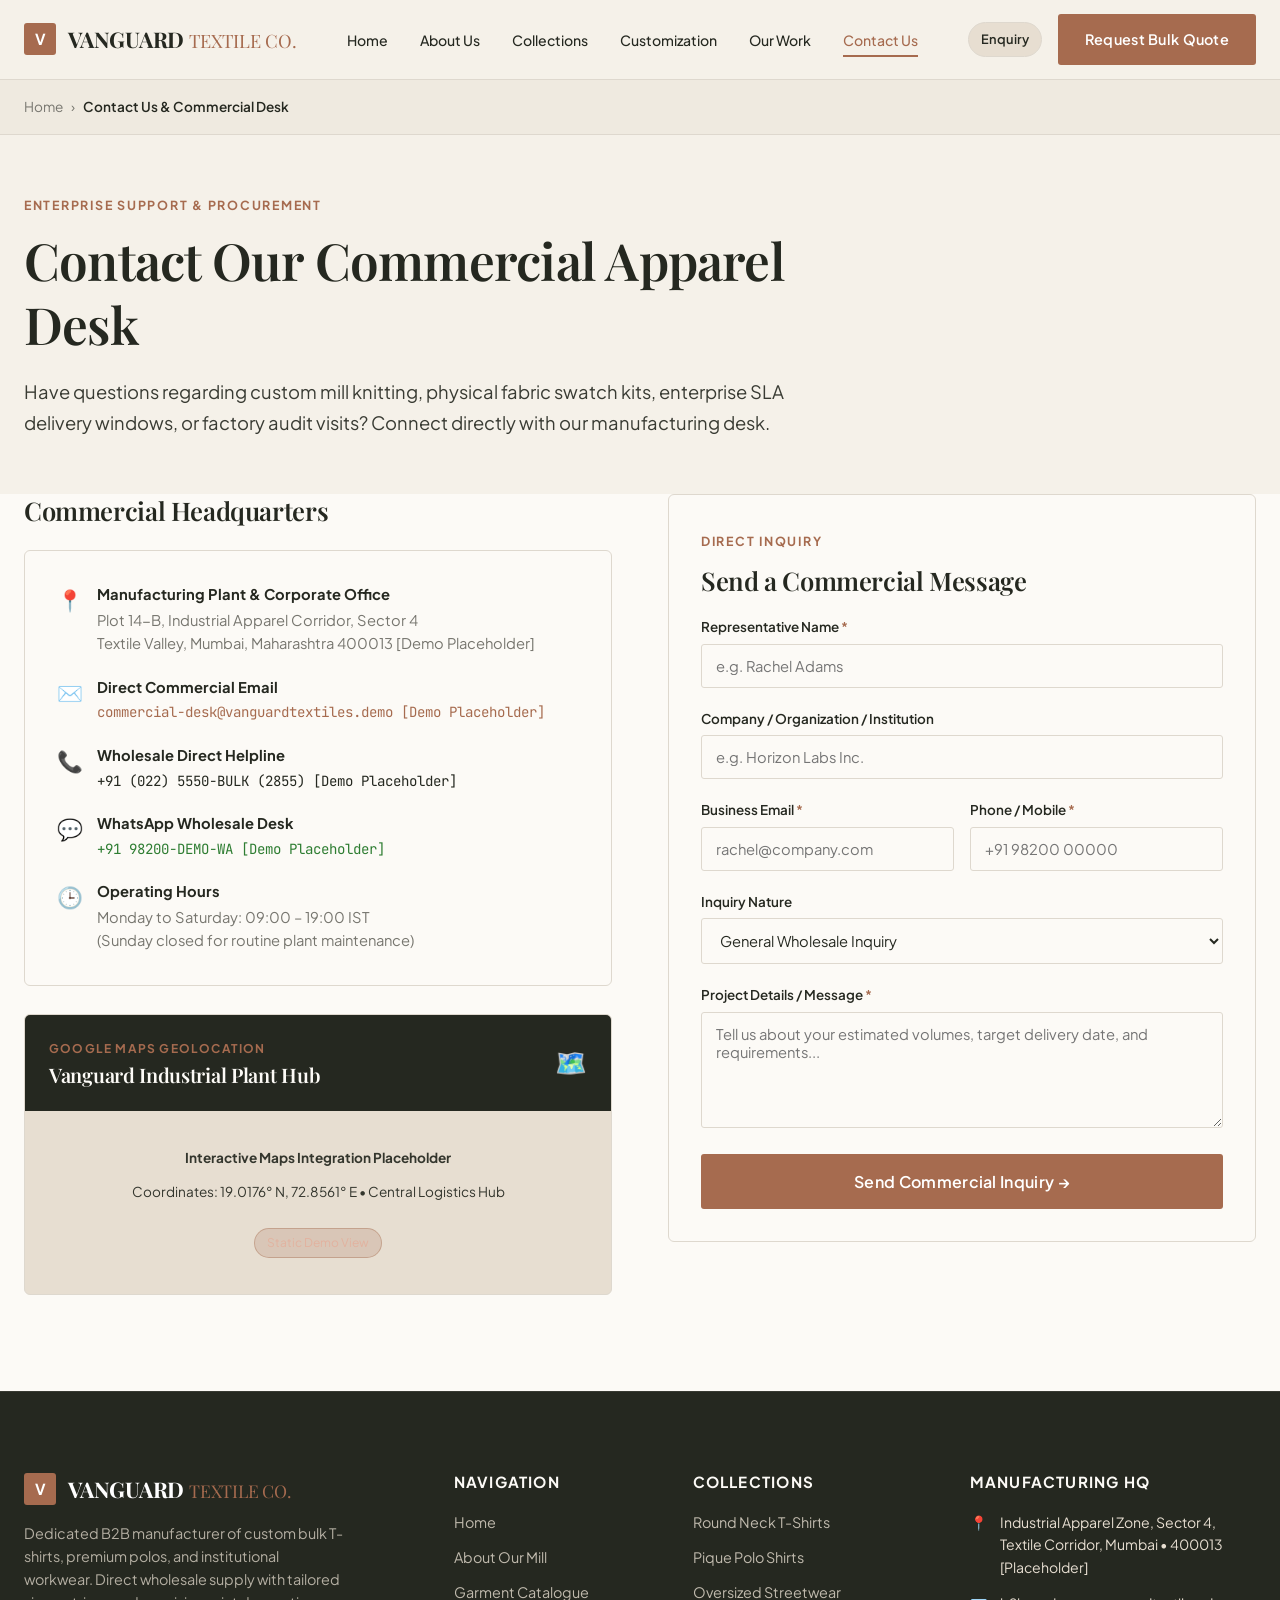
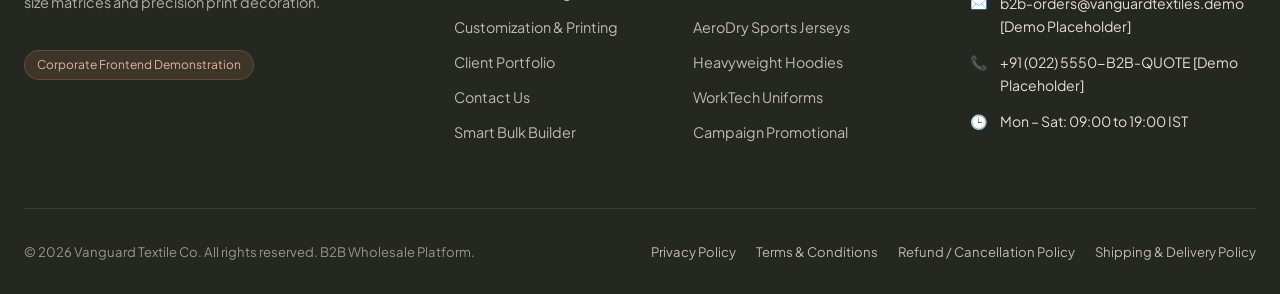
<file: contact.html>
<!DOCTYPE html>
<html lang="en">
<head>
  <meta charset="UTF-8">
  <meta name="viewport" content="width=device-width, initial-scale=1.0">
  <title>Contact Our B2B Commercial Desk | Vanguard Textile Co.</title>
  <meta name="description" content="Get in touch with Vanguard Textile Co. for factory visits, custom fabric development, enterprise bulk apparel inquiries, and swatch kits.">
  <link rel="stylesheet" href="css/styles.css">
  <link rel="stylesheet" href="css/responsive.css">
</head>
<body>

  <!-- Site Navigation Header -->
  <header class="site-header">
    <div class="container nav-container">
      <a href="index.html" class="brand-logo" aria-label="Vanguard Textile Co. Home">
        <span class="brand-mark">V</span>
        <span>VANGUARD <span style="font-weight: 300; font-size: 1.15rem; color: var(--accent-terracotta);">TEXTILE CO.</span></span>
      </a>

      <nav aria-label="Main Navigation">
        <ul class="nav-links">
          <li><a href="index.html" class="nav-link">Home</a></li>
          <li><a href="about.html" class="nav-link">About Us</a></li>
          <li><a href="collections.html" class="nav-link">Collections</a></li>
          <li><a href="customization.html" class="nav-link">Customization</a></li>
          <li><a href="portfolio.html" class="nav-link">Our Work</a></li>
          <li><a href="contact.html" class="nav-link active">Contact Us</a></li>
        </ul>
      </nav>

      <div class="nav-actions">
        <a href="bulk-quote.html" class="enquiry-counter-badge" title="View active bulk builder items">
          <span>Enquiry</span>
          <span class="badge-count" style="display: none;">0</span>
        </a>
        <a href="bulk-quote.html" class="btn btn-primary">Request Bulk Quote</a>
        <button class="mobile-toggle" aria-label="Open mobile menu">
          <svg width="24" height="24" viewBox="0 0 24 24" fill="none" stroke="currentColor" stroke-width="2"><line x1="3" y1="12" x2="21" y2="12"></line><line x1="3" y1="6" x2="21" y2="6"></line><line x1="3" y1="18" x2="21" y2="18"></line></svg>
        </button>
      </div>
    </div>
  </header>

  <!-- Mobile Drawer -->
  <div class="mobile-nav-overlay"></div>
  <aside class="mobile-nav-drawer" aria-label="Mobile Navigation">
    <div class="drawer-header">
      <div class="brand-logo" style="font-size: 1.15rem;">
        <span class="brand-mark">V</span>
        <span>VANGUARD TEXTILE</span>
      </div>
      <button class="drawer-close" aria-label="Close mobile menu">&times;</button>
    </div>
    <ul class="drawer-links">
      <li><a href="index.html" class="drawer-link">Home</a></li>
      <li><a href="about.html" class="drawer-link">About Us</a></li>
      <li><a href="collections.html" class="drawer-link">Collections & Catalog</a></li>
      <li><a href="customization.html" class="drawer-link">Customization Services</a></li>
      <li><a href="portfolio.html" class="drawer-link">Our Work / Portfolio</a></li>
      <li><a href="contact.html" class="drawer-link active">Contact Us</a></li>
    </ul>
    <div class="drawer-footer">
      <a href="bulk-quote.html" class="btn btn-primary" style="width: 100%;">Request Bulk Quote</a>
    </div>
  </aside>

  <!-- Breadcrumb -->
  <div class="breadcrumb-bar">
    <div class="container">
      <ul class="breadcrumb-list">
        <li class="breadcrumb-item"><a href="index.html">Home</a> &rsaquo;</li>
        <li class="breadcrumb-item current">Contact Us & Commercial Desk</li>
      </ul>
    </div>
  </div>

  <main>

    <!-- Header Section -->
    <section class="section section-tight">
      <div class="container">
        <div style="max-width: 820px;">
          <span class="eyebrow">Enterprise Support & Procurement</span>
          <h1 style="margin-bottom: 20px;">Contact Our Commercial Apparel Desk</h1>
          <p style="font-size: 1.15rem; line-height: 1.7; color: var(--text-charcoal); opacity: 0.9;">
            Have questions regarding custom mill knitting, physical fabric swatch kits, enterprise SLA delivery windows, or factory audit visits? Connect directly with our manufacturing desk.
          </p>
        </div>
      </div>
    </section>

    <!-- Contact Info Grid & Form -->
    <section class="section section-bg-white" style="padding-top: 0;">
      <div class="container">

        <div class="grid-2" style="gap: 56px; align-items: start;">
          
          <!-- Contact Details Column -->
          <div>
            <h3 style="margin-bottom: 24px;">Commercial Headquarters</h3>
            
            <div class="surface-card" style="margin-bottom: 28px;">
              <div style="display: flex; flex-direction: column; gap: 20px; font-size: 0.92rem;">
                
                <div style="display: flex; gap: 14px;">
                  <span style="font-size: 1.3rem;">📍</span>
                  <div>
                    <div style="font-weight: 700; margin-bottom: 2px;">Manufacturing Plant & Corporate Office</div>
                    <div style="color: var(--text-muted-grey);">
                      Plot 14-B, Industrial Apparel Corridor, Sector 4<br>
                      Textile Valley, Mumbai, Maharashtra 400013 [Demo Placeholder]
                    </div>
                  </div>
                </div>

                <div style="display: flex; gap: 14px;">
                  <span style="font-size: 1.3rem;">✉️</span>
                  <div>
                    <div style="font-weight: 700; margin-bottom: 2px;">Direct Commercial Email</div>
                    <div style="color: var(--accent-terracotta); font-family: var(--font-mono); font-size: 0.88rem;">
                      commercial-desk@vanguardtextiles.demo [Demo Placeholder]
                    </div>
                  </div>
                </div>

                <div style="display: flex; gap: 14px;">
                  <span style="font-size: 1.3rem;">📞</span>
                  <div>
                    <div style="font-weight: 700; margin-bottom: 2px;">Wholesale Direct Helpline</div>
                    <div style="font-family: var(--font-mono); font-size: 0.88rem;">
                      +91 (022) 5550-BULK (2855) [Demo Placeholder]
                    </div>
                  </div>
                </div>

                <div style="display: flex; gap: 14px;">
                  <span style="font-size: 1.3rem;">💬</span>
                  <div>
                    <div style="font-weight: 700; margin-bottom: 2px;">WhatsApp Wholesale Desk</div>
                    <div style="font-family: var(--font-mono); font-size: 0.88rem; color: #2E7D32;">
                      +91 98200-DEMO-WA [Demo Placeholder]
                    </div>
                  </div>
                </div>

                <div style="display: flex; gap: 14px;">
                  <span style="font-size: 1.3rem;">🕒</span>
                  <div>
                    <div style="font-weight: 700; margin-bottom: 2px;">Operating Hours</div>
                    <div style="color: var(--text-muted-grey);">
                      Monday to Saturday: 09:00 – 19:00 IST<br>
                      (Sunday closed for routine plant maintenance)
                    </div>
                  </div>
                </div>

              </div>
            </div>

            <!-- Stylized Map Placeholder Card -->
            <div style="border: 1px solid var(--border-color); border-radius: var(--radius-md); overflow: hidden; background-color: var(--bg-muted-beige);">
              <div style="padding: 24px; background-color: #252820; color: #FCFAF6;">
                <div style="display: flex; justify-content: space-between; align-items: center;">
                  <div>
                    <div style="font-size: 0.75rem; text-transform: uppercase; letter-spacing: 0.1em; color: var(--accent-terracotta); font-weight: 700;">Google Maps Geolocation</div>
                    <h4 style="color: #FCFAF6; margin-top: 4px;">Vanguard Industrial Plant Hub</h4>
                  </div>
                  <span style="font-size: 1.6rem;">🗺️</span>
                </div>
              </div>
              <div style="padding: 36px 24px; text-align: center; color: var(--text-muted-grey); font-size: 0.85rem;">
                <p style="margin-bottom: 12px;"><strong>Interactive Maps Integration Placeholder</strong></p>
                <p>Coordinates: 19.0176° N, 72.8561° E &bull; Central Logistics Hub</p>
                <div style="margin-top: 14px;">
                  <span class="demo-disclaimer-pill">Static Demo View</span>
                </div>
              </div>
            </div>

          </div>

          <!-- Contact Form Column -->
          <div>
            <div class="surface-card">
              <span class="eyebrow">Direct Inquiry</span>
              <h3 style="margin-bottom: 20px;">Send a Commercial Message</h3>

              <div id="contactSuccessMessage" style="display: none;" class="notice-box">
                <h4 style="color: var(--color-success); margin-bottom: 6px;">Thank You!</h4>
                <p style="font-size: 0.88rem; margin: 0;">
                  Your message has been logged in this frontend demonstration. A commercial representative would normally contact you within 2 business hours.
                </p>
              </div>

              <form id="contactPageForm">
                <div class="form-group">
                  <label class="form-label" for="contactName">Representative Name <span class="required-star">*</span></label>
                  <input type="text" id="contactName" class="form-control" placeholder="e.g. Rachel Adams" required>
                </div>

                <div class="form-group">
                  <label class="form-label" for="contactCompany">Company / Organization / Institution</label>
                  <input type="text" id="contactCompany" class="form-control" placeholder="e.g. Horizon Labs Inc.">
                </div>

                <div class="grid-2" style="gap: 16px;">
                  <div class="form-group">
                    <label class="form-label" for="contactEmail">Business Email <span class="required-star">*</span></label>
                    <input type="email" id="contactEmail" class="form-control" placeholder="rachel@company.com" required>
                  </div>
                  <div class="form-group">
                    <label class="form-label" for="contactPhone">Phone / Mobile <span class="required-star">*</span></label>
                    <input type="tel" id="contactPhone" class="form-control" placeholder="+91 98200 00000" required>
                  </div>
                </div>

                <div class="form-group">
                  <label class="form-label" for="contactSubject">Inquiry Nature</label>
                  <select id="contactSubject" class="form-control">
                    <option value="General Inquiry">General Wholesale Inquiry</option>
                    <option value="Fabric Swatch Kit">Physical Fabric Swatch Kit Request</option>
                    <option value="Enterprise Mill Run">Custom Mill Knitting (500+ Units)</option>
                    <option value="Plant Visit">Factory Audit & Visit Scheduling</option>
                    <option value="Tender / RFP">Institutional Tender & RFP Submission</option>
                  </select>
                </div>

                <div class="form-group">
                  <label class="form-label" for="contactMessage">Project Details / Message <span class="required-star">*</span></label>
                  <textarea id="contactMessage" rows="5" class="form-control" placeholder="Tell us about your estimated volumes, target delivery date, and requirements..." required></textarea>
                </div>

                <button type="submit" class="btn btn-primary btn-lg" style="width: 100%;">
                  Send Commercial Inquiry &rarr;
                </button>
              </form>
            </div>
          </div>

        </div>

      </div>
    </section>

  </main>

  <!-- Reusable Footer -->
  <footer class="site-footer">
    <div class="container">
      <div class="footer-top-grid">
        <div class="footer-brand-col">
          <div class="brand-logo" style="color: #FFFFFF;">
            <span class="brand-mark">V</span>
            <span>VANGUARD <span style="font-weight: 300; font-size: 1.1rem; color: var(--accent-terracotta);">TEXTILE CO.</span></span>
          </div>
          <p>
            Dedicated B2B manufacturer of custom bulk T-shirts, premium polos, and institutional workwear. Direct wholesale supply with tailored size matrices and precision print decoration.
          </p>
          <span class="demo-disclaimer-pill">Corporate Frontend Demonstration</span>
        </div>

        <div>
          <h4>Navigation</h4>
          <ul class="footer-links-list">
            <li><a href="index.html">Home</a></li>
            <li><a href="about.html">About Our Mill</a></li>
            <li><a href="collections.html">Garment Catalogue</a></li>
            <li><a href="customization.html">Customization & Printing</a></li>
            <li><a href="portfolio.html">Client Portfolio</a></li>
            <li><a href="contact.html">Contact Us</a></li>
            <li><a href="bulk-quote.html">Smart Bulk Builder</a></li>
          </ul>
        </div>

        <div>
          <h4>Collections</h4>
          <ul class="footer-links-list">
            <li><a href="collections.html?category=Round Neck">Round Neck T-Shirts</a></li>
            <li><a href="collections.html?category=Polo">Pique Polo Shirts</a></li>
            <li><a href="collections.html?category=Oversized">Oversized Streetwear</a></li>
            <li><a href="collections.html?category=Sports / Jerseys">AeroDry Sports Jerseys</a></li>
            <li><a href="collections.html?category=Hoodies">Heavyweight Hoodies</a></li>
            <li><a href="collections.html?category=Corporate Uniforms">WorkTech Uniforms</a></li>
            <li><a href="collections.html?category=Promotional T-Shirts">Campaign Promotional</a></li>
          </ul>
        </div>

        <div>
          <h4>Manufacturing HQ</h4>
          <div class="footer-contact-details">
            <div class="contact-detail-item">
              <span>📍</span>
              <span>Industrial Apparel Zone, Sector 4, Textile Corridor, Mumbai &bull; 400013 [Placeholder]</span>
            </div>
            <div class="contact-detail-item">
              <span>✉️</span>
              <span>b2b-orders@vanguardtextiles.demo [Demo Placeholder]</span>
            </div>
            <div class="contact-detail-item">
              <span>📞</span>
              <span>+91 (022) 5550-B2B-QUOTE [Demo Placeholder]</span>
            </div>
            <div class="contact-detail-item">
              <span>🕒</span>
              <span>Mon – Sat: 09:00 to 19:00 IST</span>
            </div>
          </div>
        </div>
      </div>

      <div class="footer-bottom">
        <div>&copy; 2026 Vanguard Textile Co. All rights reserved. B2B Wholesale Platform.</div>
        <div class="footer-legal-links">
          <a href="#" data-policy="privacy">Privacy Policy</a>
          <a href="#" data-policy="terms">Terms & Conditions</a>
          <a href="#" data-policy="refund">Refund / Cancellation Policy</a>
          <a href="#" data-policy="shipping">Shipping & Delivery Policy</a>
        </div>
      </div>
    </div>
  </footer>

  <!-- Policy Modal Container -->
  <div class="modal-overlay" id="policyModalOverlay" role="dialog" aria-modal="true" aria-labelledby="policyModalTitle">
    <div class="modal-dialog">
      <div class="modal-header">
        <h3 id="policyModalTitle" style="font-size: 1.3rem;">Company Policy</h3>
        <button class="modal-close-btn" id="policyModalClose" aria-label="Close modal">&times;</button>
      </div>
      <div class="modal-body" id="policyModalBody" style="line-height: 1.7; font-size: 0.92rem;"></div>
      <div class="modal-footer">
        <button type="button" class="btn btn-secondary btn-sm" onclick="document.getElementById('policyModalOverlay').classList.remove('is-active'); document.body.style.overflow=''">Close</button>
      </div>
    </div>
  </div>

  <script src="js/products.js"></script>
  <script src="js/main.js"></script>
  <script>
    document.getElementById('contactPageForm')?.addEventListener('submit', (e) => {
      e.preventDefault();
      document.getElementById('contactPageForm').style.display = 'none';
      document.getElementById('contactSuccessMessage').style.display = 'block';
      showToast('Inquiry sent successfully (Frontend Demo)', 'success');
    });
  </script>
</body>
</html>
</file>
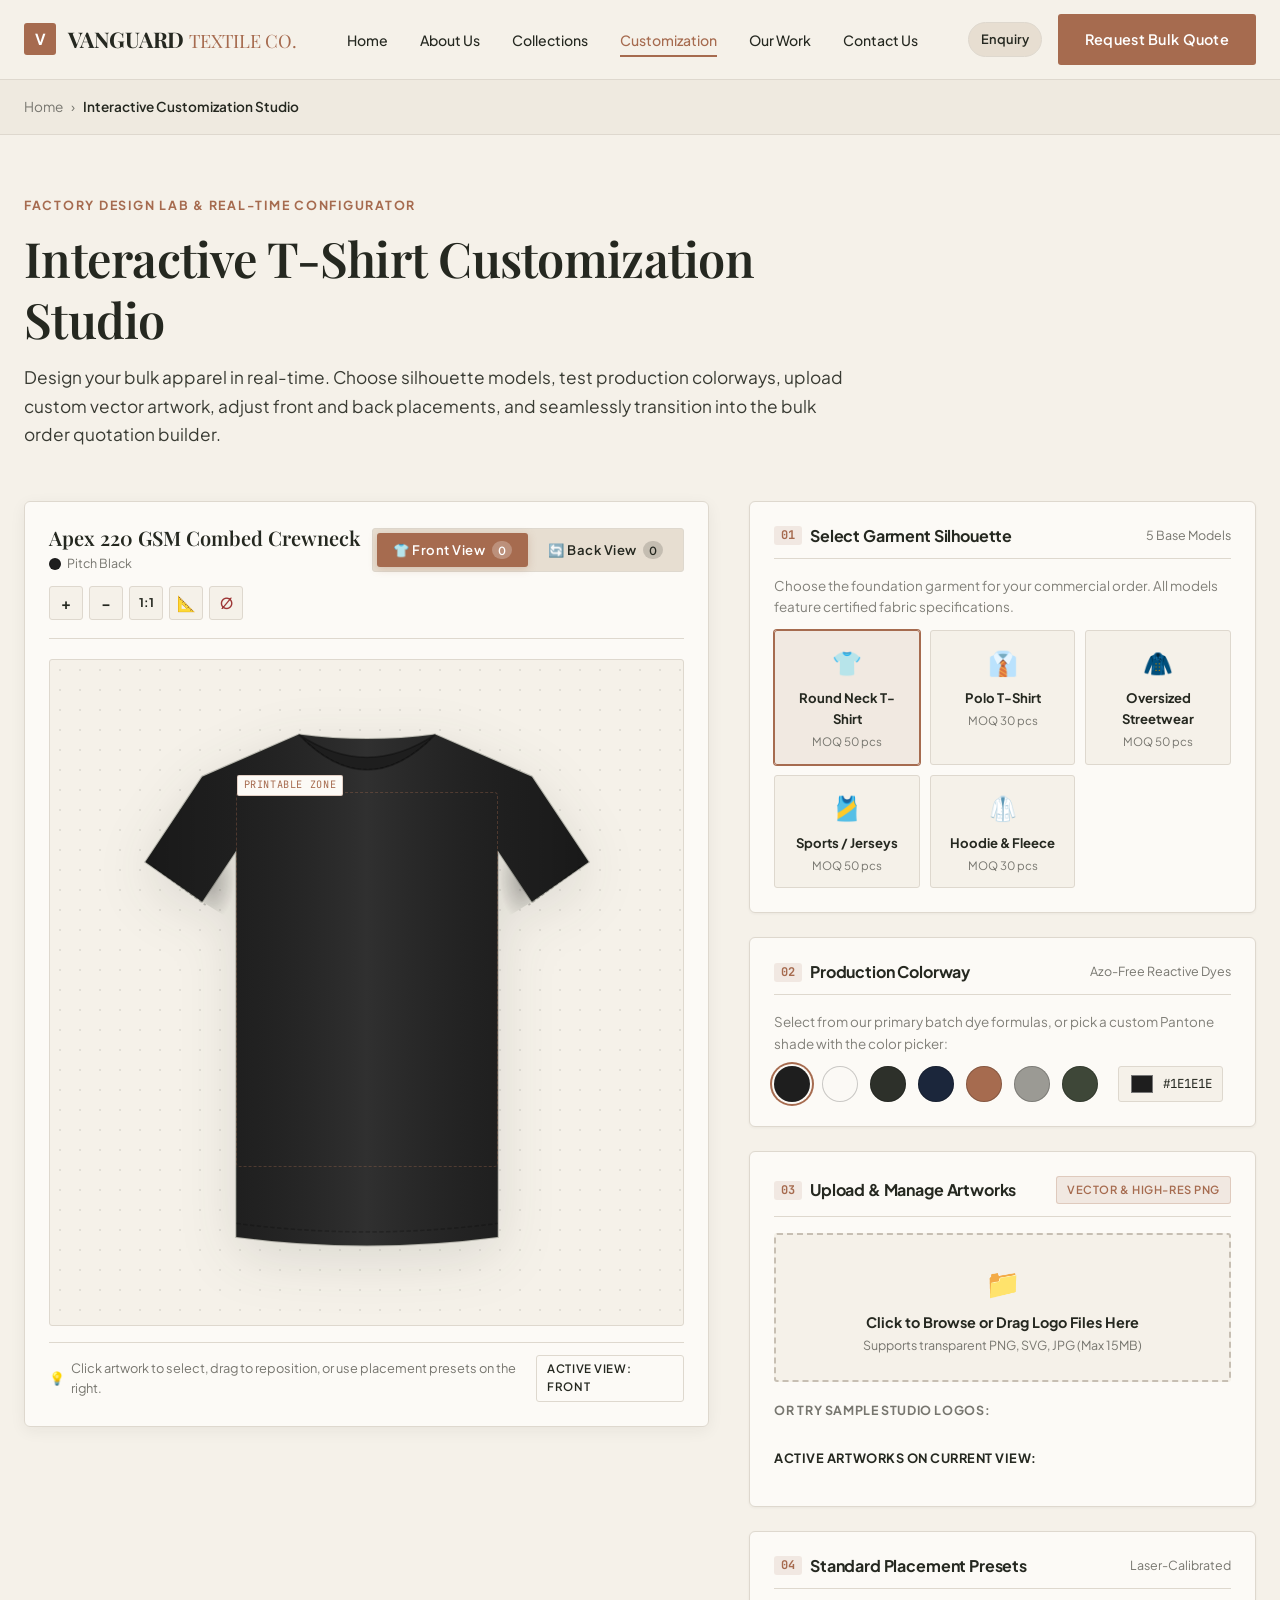
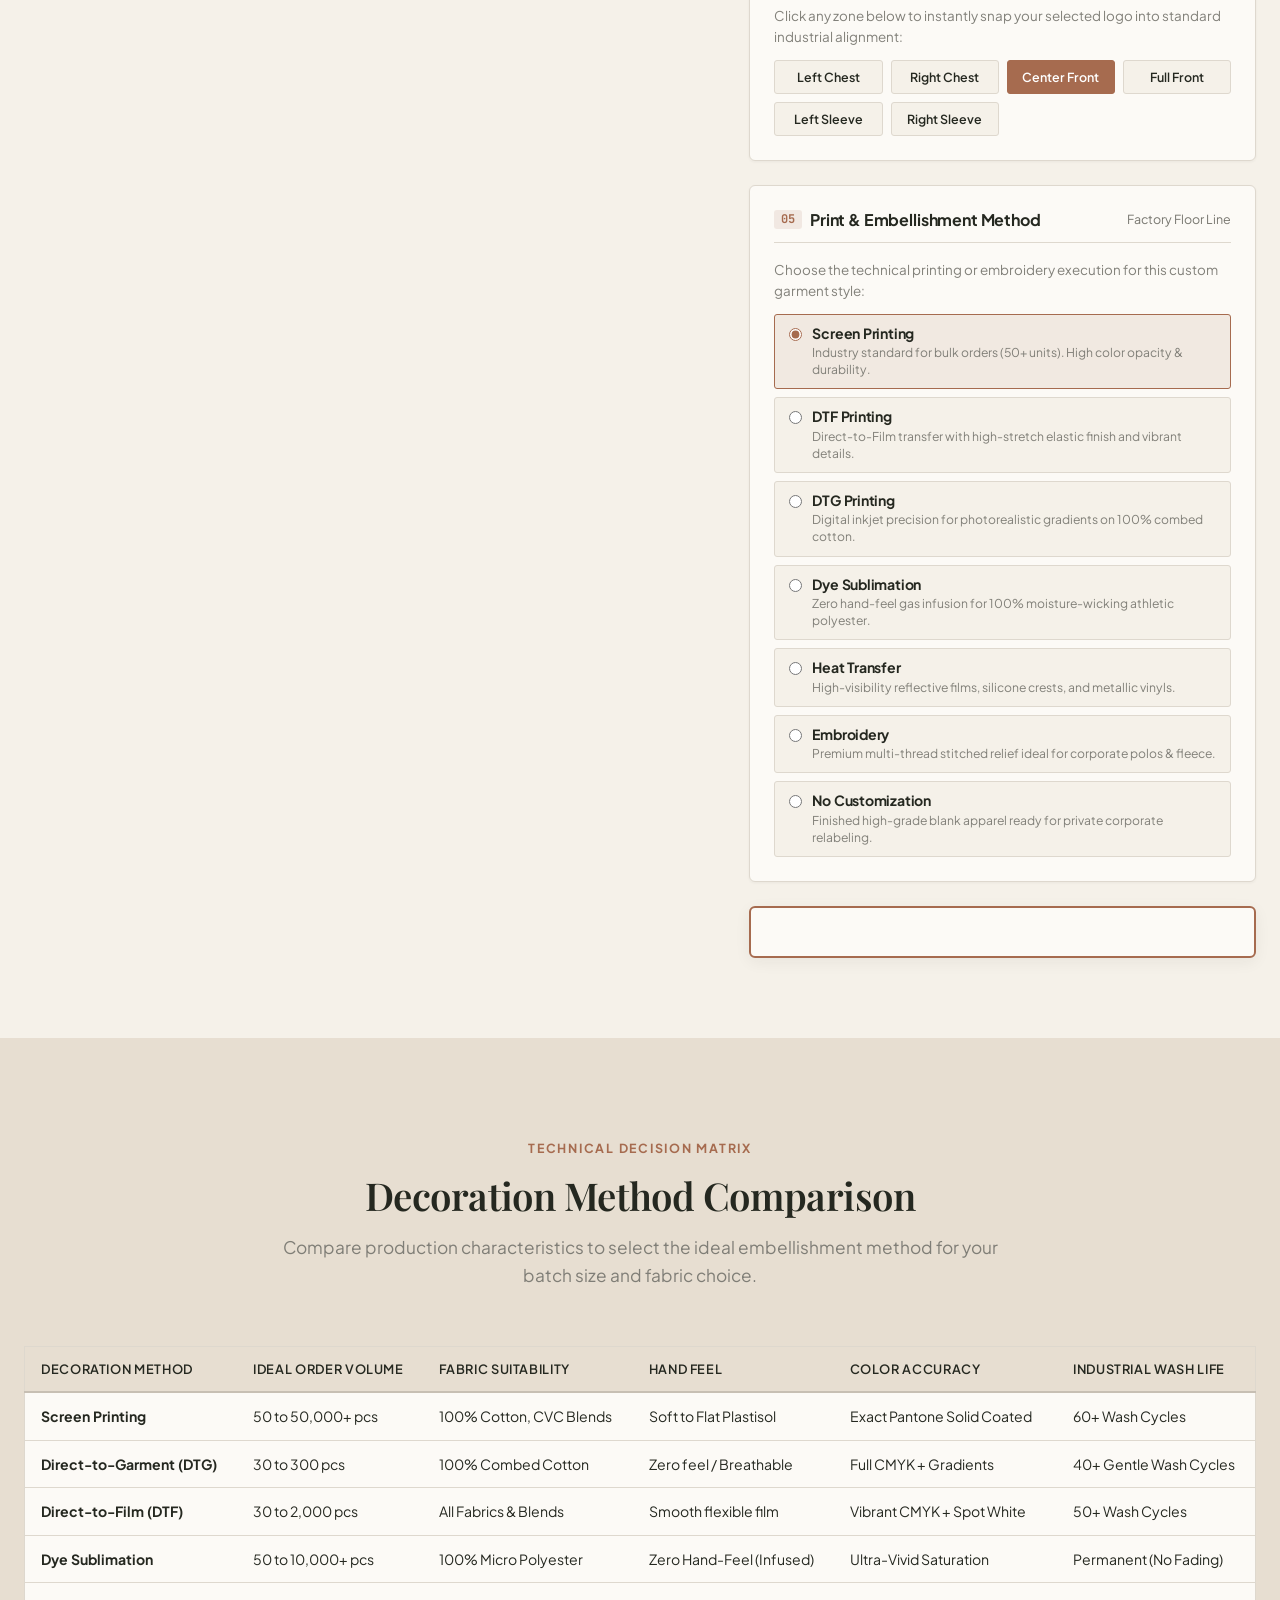
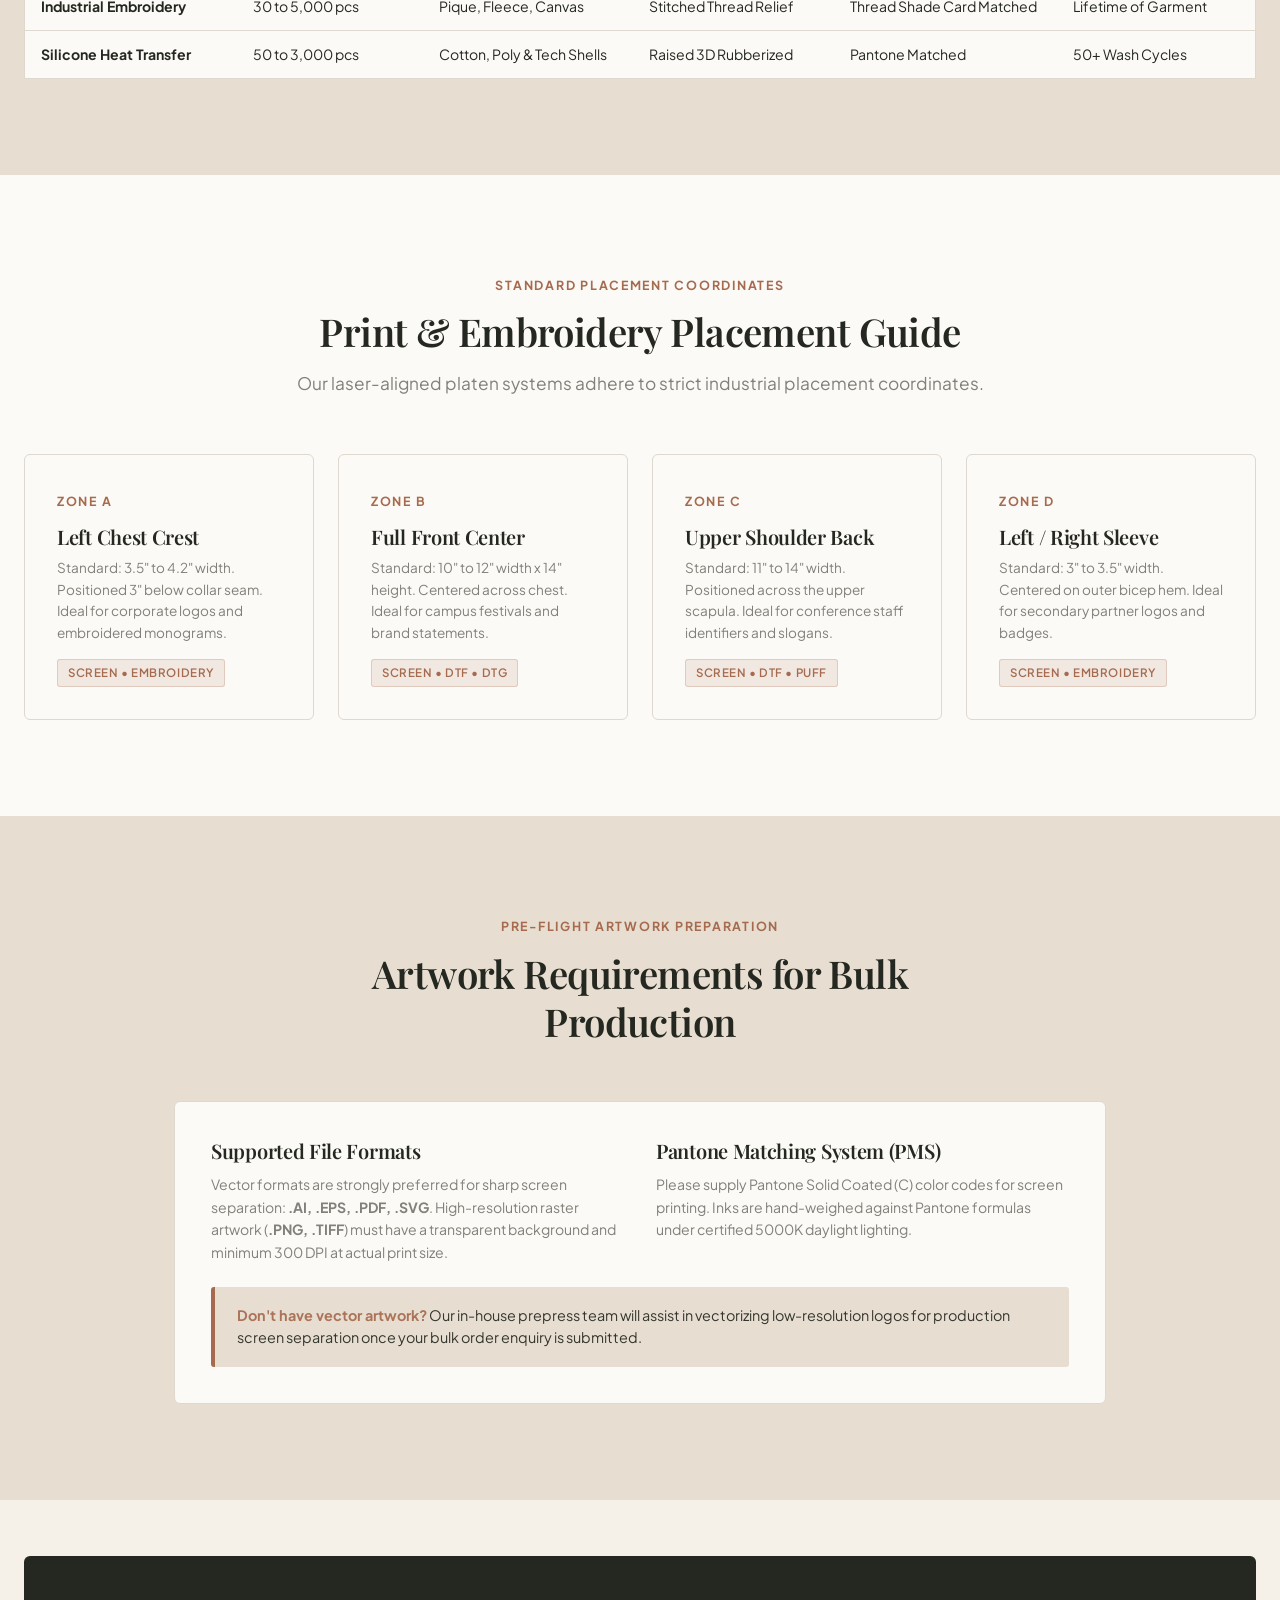
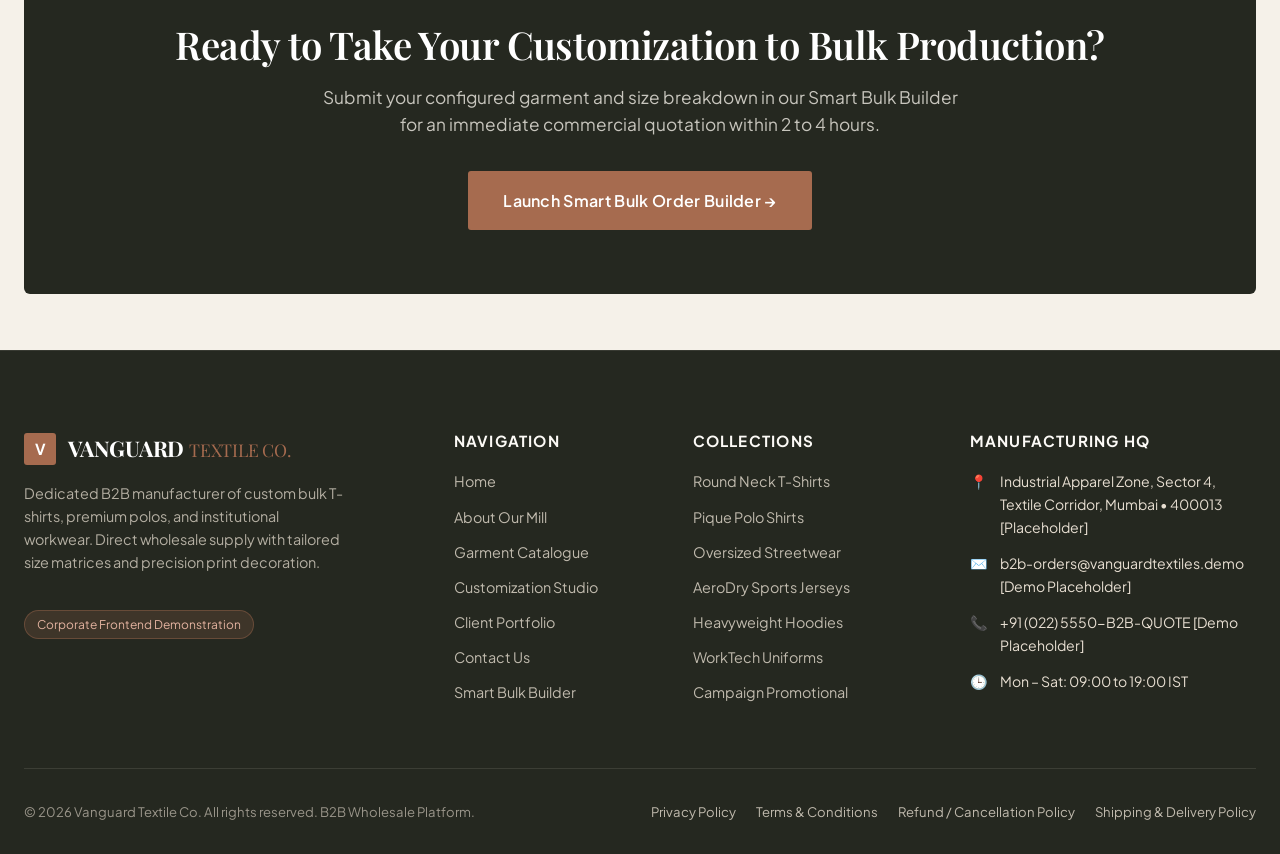
<file: customization.html>
<!DOCTYPE html>
<html lang="en">
<head>
  <meta charset="UTF-8">
  <meta name="viewport" content="width=device-width, initial-scale=1.0">
  <title>Interactive T-Shirt Customization Studio | Vanguard Textile Co.</title>
  <meta name="description" content="Design your custom bulk apparel in real-time: swap garment models, test production colorways, upload logos, configure front and back print placements, and request bulk quotation.">
  <link rel="stylesheet" href="css/styles.css">
  <link rel="stylesheet" href="css/responsive.css">
  <link rel="stylesheet" href="css/studio.css">
</head>
<body>

  <!-- Site Navigation Header -->
  <header class="site-header">
    <div class="container nav-container">
      <a href="index.html" class="brand-logo" aria-label="Vanguard Textile Co. Home">
        <span class="brand-mark">V</span>
        <span>VANGUARD <span style="font-weight: 300; font-size: 1.15rem; color: var(--accent-terracotta);">TEXTILE CO.</span></span>
      </a>

      <nav aria-label="Main Navigation">
        <ul class="nav-links">
          <li><a href="index.html" class="nav-link">Home</a></li>
          <li><a href="about.html" class="nav-link">About Us</a></li>
          <li><a href="collections.html" class="nav-link">Collections</a></li>
          <li><a href="customization.html" class="nav-link active">Customization</a></li>
          <li><a href="portfolio.html" class="nav-link">Our Work</a></li>
          <li><a href="contact.html" class="nav-link">Contact Us</a></li>
        </ul>
      </nav>

      <div class="nav-actions">
        <a href="bulk-quote.html" class="enquiry-counter-badge" title="View active bulk builder items">
          <span>Enquiry</span>
          <span class="badge-count" style="display: none;">0</span>
        </a>
        <a href="bulk-quote.html" class="btn btn-primary">Request Bulk Quote</a>
        <button class="mobile-toggle" aria-label="Open mobile menu">
          <svg width="24" height="24" viewBox="0 0 24 24" fill="none" stroke="currentColor" stroke-width="2"><line x1="3" y1="12" x2="21" y2="12"></line><line x1="3" y1="6" x2="21" y2="6"></line><line x1="3" y1="18" x2="21" y2="18"></line></svg>
        </button>
      </div>
    </div>
  </header>

  <!-- Mobile Navigation Drawer -->
  <div class="mobile-nav-overlay"></div>
  <aside class="mobile-nav-drawer" aria-label="Mobile Navigation">
    <div class="drawer-header">
      <div class="brand-logo" style="font-size: 1.15rem;">
        <span class="brand-mark">V</span>
        <span>VANGUARD TEXTILE</span>
      </div>
      <button class="drawer-close" aria-label="Close mobile menu">&times;</button>
    </div>
    <ul class="drawer-links">
      <li><a href="index.html" class="drawer-link">Home</a></li>
      <li><a href="about.html" class="drawer-link">About Us</a></li>
      <li><a href="collections.html" class="drawer-link">Collections & Catalog</a></li>
      <li><a href="customization.html" class="drawer-link active">Customization Studio</a></li>
      <li><a href="portfolio.html" class="drawer-link">Our Work / Portfolio</a></li>
      <li><a href="contact.html" class="drawer-link">Contact Us</a></li>
    </ul>
    <div class="drawer-footer">
      <a href="bulk-quote.html" class="btn btn-primary" style="width: 100%;">Request Bulk Quote</a>
    </div>
  </aside>

  <!-- Breadcrumb -->
  <div class="breadcrumb-bar">
    <div class="container">
      <ul class="breadcrumb-list">
        <li class="breadcrumb-item"><a href="index.html">Home</a> &rsaquo;</li>
        <li class="breadcrumb-item current">Interactive Customization Studio</li>
      </ul>
    </div>
  </div>

  <main>

    <!-- Studio Header Intro -->
    <section class="section section-tight" style="padding-bottom: 20px;">
      <div class="container">
        <div style="max-width: 840px;">
          <span class="eyebrow">Factory Design Lab & Real-Time Configurator</span>
          <h1 style="margin-bottom: 14px; font-size: clamp(2.2rem, 3.8vw, 3.4rem);">
            Interactive T-Shirt Customization Studio
          </h1>
          <p style="font-size: 1.08rem; line-height: 1.65; color: var(--text-charcoal); opacity: 0.9;">
            Design your bulk apparel in real-time. Choose silhouette models, test production colorways, upload custom vector artwork, adjust front and back placements, and seamlessly transition into the bulk order quotation builder.
          </p>
        </div>
      </div>
    </section>

    <!-- ==========================================================================
         MAIN INTERACTIVE 2-COLUMN DESIGN STUDIO
         ========================================================================== -->
    <section class="studio-section" id="customizationStudioApp">
      <div class="container">
        <div class="studio-grid">
          
          <!-- LEFT COLUMN: T-SHIRT PREVIEW CANVAS STAGE -->
          <div class="studio-stage-panel">
            
            <!-- Stage Top Toolbar -->
            <div class="stage-toolbar">
              <div class="stage-title-wrap">
                <span class="stage-garment-name" id="stageGarmentName">Apex 220 GSM Combed Crewneck</span>
                <span class="stage-color-indicator">
                  <span class="color-dot-inline" id="stageColorDot" style="background-color: #1E1E1E;"></span>
                  <span id="stageColorName">Pitch Black</span>
                </span>
              </div>

              <!-- Segmented View Switcher: Front / Back -->
              <div class="stage-view-switcher" role="tablist" aria-label="Garment View Selection">
                <button type="button" class="view-btn active" data-view="front" onclick="switchView('front')">
                  <span>👕 Front View</span>
                  <span class="view-badge-count" id="countBadge-front">0</span>
                </button>
                <button type="button" class="view-btn" data-view="back" onclick="switchView('back')">
                  <span>🔄 Back View</span>
                  <span class="view-badge-count" id="countBadge-back">0</span>
                </button>
              </div>

              <!-- Stage Utility Controls -->
              <div class="stage-tools-group">
                <button type="button" class="tool-icon-btn" id="stageZoomInBtn" title="Zoom In (+)" aria-label="Zoom in">+</button>
                <button type="button" class="tool-icon-btn" id="stageZoomOutBtn" title="Zoom Out (-)" aria-label="Zoom out">&minus;</button>
                <button type="button" class="tool-icon-btn" id="stageZoomResetBtn" title="Reset Zoom (100%)" style="font-size: 0.75rem;">1:1</button>
                <button type="button" class="tool-icon-btn" id="togglePrintGuideBtn" title="Toggle Print Area Guide">📐</button>
                <button type="button" class="tool-icon-btn" id="clearStudioArtworksBtn" title="Clear Artworks" style="color: var(--color-error);">&empty;</button>
              </div>
            </div>

            <!-- Stage Interactive Viewport Container -->
            <div class="stage-viewport" id="studioStageContainer">
              <div class="stage-zoom-container" id="studioZoomContainer">
                
                <!-- Dynamic SVG Garment Mockup Layer -->
                <div class="garment-svg-wrap" id="garmentSvgContainer">
                  <!-- Injected dynamically by studio.js -->
                </div>

                <!-- Printable Area Boundary Box Guideline -->
                <div class="print-guide-boundary" id="printGuideBoundary">
                  <span class="print-guide-tag">Printable Zone</span>
                </div>

                <!-- Placed Artwork Overlay Layer (Drag, Resize, Rotate) -->
                <div class="artwork-canvas-layer" id="studioArtworkLayer">
                  <!-- Placed artworks rendered dynamically -->
                </div>

              </div>
            </div>

            <!-- Stage Bottom Footer Bar -->
            <div class="stage-footer-bar">
              <div class="stage-helper-text">
                <span>💡</span>
                <span>Click artwork to select, drag to reposition, or use placement presets on the right.</span>
              </div>
              <span class="tag tag-moq" id="stageViewIndicatorTag">Active View: Front</span>
            </div>

          </div>

          <!-- RIGHT COLUMN: CUSTOMIZATION CONTROLS PANEL -->
          <div class="studio-controls-panel">

            <!-- A. Garment Selection Card -->
            <div class="studio-card">
              <div class="studio-card-header">
                <h3 class="studio-card-title">
                  <span class="studio-step-num">01</span>
                  <span>Select Garment Silhouette</span>
                </h3>
                <span style="font-size: 0.78rem; color: var(--text-muted-grey);">5 Base Models</span>
              </div>
              <p style="font-size: 0.84rem; color: var(--text-muted-grey); margin-bottom: 12px;">
                Choose the foundation garment for your commercial order. All models feature certified fabric specifications.
              </p>
              <div class="garment-select-grid" id="garmentSelectionGrid">
                <!-- Injected dynamically by studio.js -->
              </div>
            </div>

            <!-- B. Production Color Selection Card -->
            <div class="studio-card">
              <div class="studio-card-header">
                <h3 class="studio-card-title">
                  <span class="studio-step-num">02</span>
                  <span>Production Colorway</span>
                </h3>
                <span style="font-size: 0.78rem; color: var(--text-muted-grey);">Azo-Free Reactive Dyes</span>
              </div>
              <p style="font-size: 0.84rem; color: var(--text-muted-grey); margin-bottom: 12px;">
                Select from our primary batch dye formulas, or pick a custom Pantone shade with the color picker:
              </p>
              <div class="color-swatches-grid" id="colorSwatchesContainer">
                <!-- Injected dynamically by studio.js -->
              </div>
            </div>

            <!-- C. Logo Upload & Artwork Management -->
            <div class="studio-card">
              <div class="studio-card-header">
                <h3 class="studio-card-title">
                  <span class="studio-step-num">03</span>
                  <span>Upload & Manage Artworks</span>
                </h3>
                <span class="tag tag-terracotta" style="font-size: 0.7rem;">Vector & High-Res PNG</span>
              </div>

              <!-- Upload Drag-and-Drop Area -->
              <div class="studio-upload-dropzone" id="studioUploadDropzone">
                <input type="file" id="studioFileInput" multiple accept=".png,.jpg,.jpeg,.svg" style="display: none;">
                <div class="upload-icon">📁</div>
                <div class="upload-headline">Click to Browse or Drag Logo Files Here</div>
                <div class="upload-subtext">Supports transparent PNG, SVG, JPG (Max 15MB)</div>
              </div>

              <!-- Error Alert Banner -->
              <div class="upload-error-banner" id="studioUploadError"></div>

              <!-- Quick Starter Sample Graphics -->
              <div style="margin-bottom: 6px;">
                <span style="font-size: 0.78rem; font-weight: 700; color: var(--text-muted-grey); text-transform: uppercase; letter-spacing: 0.05em;">
                  Or Try Sample Studio Logos:
                </span>
              </div>
              <div class="sample-graphics-row" id="starterGraphicsRow">
                <!-- Injected dynamically by studio.js -->
              </div>

              <!-- Placed Artwork Layers List -->
              <div style="margin-top: 14px;">
                <span style="font-size: 0.8rem; font-weight: 700; text-transform: uppercase; letter-spacing: 0.04em;">
                  Active Artworks on Current View:
                </span>
                <div class="studio-artwork-list" id="artworkLayersList">
                  <!-- Injected dynamically by studio.js -->
                </div>
              </div>

              <!-- Fine-Tuning Inspector for Active Logo -->
              <div class="artwork-inspector" id="activeArtworkInspector" style="display: none;">
                <!-- Sliders injected dynamically by studio.js -->
              </div>

            </div>

            <!-- D. Placement Presets Card -->
            <div class="studio-card">
              <div class="studio-card-header">
                <h3 class="studio-card-title">
                  <span class="studio-step-num">04</span>
                  <span>Standard Placement Presets</span>
                </h3>
                <span style="font-size: 0.78rem; color: var(--text-muted-grey);">Laser-Calibrated</span>
              </div>
              <p style="font-size: 0.84rem; color: var(--text-muted-grey); margin-bottom: 12px;">
                Click any zone below to instantly snap your selected logo into standard industrial alignment:
              </p>
              <div class="placement-presets-grid" id="placementPresetsContainer">
                <!-- Injected dynamically by studio.js -->
              </div>
            </div>

            <!-- E. Printing & Customization Technique Card -->
            <div class="studio-card">
              <div class="studio-card-header">
                <h3 class="studio-card-title">
                  <span class="studio-step-num">05</span>
                  <span>Print & Embellishment Method</span>
                </h3>
                <span style="font-size: 0.78rem; color: var(--text-muted-grey);">Factory Floor Line</span>
              </div>
              <p style="font-size: 0.84rem; color: var(--text-muted-grey); margin-bottom: 12px;">
                Choose the technical printing or embroidery execution for this custom garment style:
              </p>
              <div class="techniques-list" id="printingTechniqueSelector">
                <!-- Injected dynamically by studio.js -->
              </div>
            </div>

            <!-- F. Live Customization Summary & Transfer Button -->
            <div class="studio-summary-card" id="studioLiveSummaryCard">
              <!-- Injected dynamically by studio.js -->
            </div>

          </div>

        </div>
      </div>
    </section>

    <!-- ==========================================================================
         TECHNICAL CUSTOMIZATION COMPARISON & SPECIFICATIONS (BELOW STUDIO)
         ========================================================================== -->

    <!-- Customization Comparison Matrix Table -->
    <section class="section section-bg-beige">
      <div class="container">
        <div class="section-header">
          <span class="eyebrow">Technical Decision Matrix</span>
          <h2>Decoration Method Comparison</h2>
          <p class="section-subtitle">
            Compare production characteristics to select the ideal embellishment method for your batch size and fabric choice.
          </p>
        </div>

        <div class="table-responsive">
          <table class="table-spec" style="background-color: var(--bg-soft-white); border-radius: var(--radius-sm); border: 1px solid var(--border-color);">
            <thead>
              <tr>
                <th>Decoration Method</th>
                <th>Ideal Order Volume</th>
                <th>Fabric Suitability</th>
                <th>Hand Feel</th>
                <th>Color Accuracy</th>
                <th>Industrial Wash Life</th>
              </tr>
            </thead>
            <tbody>
              <tr>
                <td><strong>Screen Printing</strong></td>
                <td>50 to 50,000+ pcs</td>
                <td>100% Cotton, CVC Blends</td>
                <td>Soft to Flat Plastisol</td>
                <td>Exact Pantone Solid Coated</td>
                <td>60+ Wash Cycles</td>
              </tr>
              <tr>
                <td><strong>Direct-to-Garment (DTG)</strong></td>
                <td>30 to 300 pcs</td>
                <td>100% Combed Cotton</td>
                <td>Zero feel / Breathable</td>
                <td>Full CMYK + Gradients</td>
                <td>40+ Gentle Wash Cycles</td>
              </tr>
              <tr>
                <td><strong>Direct-to-Film (DTF)</strong></td>
                <td>30 to 2,000 pcs</td>
                <td>All Fabrics & Blends</td>
                <td>Smooth flexible film</td>
                <td>Vibrant CMYK + Spot White</td>
                <td>50+ Wash Cycles</td>
              </tr>
              <tr>
                <td><strong>Dye Sublimation</strong></td>
                <td>50 to 10,000+ pcs</td>
                <td>100% Micro Polyester</td>
                <td>Zero Hand-Feel (Infused)</td>
                <td>Ultra-Vivid Saturation</td>
                <td>Permanent (No Fading)</td>
              </tr>
              <tr>
                <td><strong>Industrial Embroidery</strong></td>
                <td>30 to 5,000 pcs</td>
                <td>Pique, Fleece, Canvas</td>
                <td>Stitched Thread Relief</td>
                <td>Thread Shade Card Matched</td>
                <td>Lifetime of Garment</td>
              </tr>
              <tr>
                <td><strong>Silicone Heat Transfer</strong></td>
                <td>50 to 3,000 pcs</td>
                <td>Cotton, Poly & Tech Shells</td>
                <td>Raised 3D Rubberized</td>
                <td>Pantone Matched</td>
                <td>50+ Wash Cycles</td>
              </tr>
            </tbody>
          </table>
        </div>
      </div>
    </section>

    <!-- Visual Print Placement Guide -->
    <section class="section section-bg-white">
      <div class="container">
        <div class="section-header">
          <span class="eyebrow">Standard Placement Coordinates</span>
          <h2>Print & Embroidery Placement Guide</h2>
          <p class="section-subtitle">
            Our laser-aligned platen systems adhere to strict industrial placement coordinates.
          </p>
        </div>

        <div class="grid-4">
          <div class="surface-card text-center">
            <span class="eyebrow">Zone A</span>
            <h4>Left Chest Crest</h4>
            <p style="font-size: 0.85rem; color: var(--text-muted-grey); margin: 8px 0 14px 0;">
              Standard: 3.5" to 4.2" width. Positioned 3" below collar seam. Ideal for corporate logos and embroidered monograms.
            </p>
            <span class="tag tag-terracotta">Screen &bull; Embroidery</span>
          </div>

          <div class="surface-card text-center">
            <span class="eyebrow">Zone B</span>
            <h4>Full Front Center</h4>
            <p style="font-size: 0.85rem; color: var(--text-muted-grey); margin: 8px 0 14px 0;">
              Standard: 10" to 12" width x 14" height. Centered across chest. Ideal for campus festivals and brand statements.
            </p>
            <span class="tag tag-terracotta">Screen &bull; DTF &bull; DTG</span>
          </div>

          <div class="surface-card text-center">
            <span class="eyebrow">Zone C</span>
            <h4>Upper Shoulder Back</h4>
            <p style="font-size: 0.85rem; color: var(--text-muted-grey); margin: 8px 0 14px 0;">
              Standard: 11" to 14" width. Positioned across the upper scapula. Ideal for conference staff identifiers and slogans.
            </p>
            <span class="tag tag-terracotta">Screen &bull; DTF &bull; Puff</span>
          </div>

          <div class="surface-card text-center">
            <span class="eyebrow">Zone D</span>
            <h4>Left / Right Sleeve</h4>
            <p style="font-size: 0.85rem; color: var(--text-muted-grey); margin: 8px 0 14px 0;">
              Standard: 3" to 3.5" width. Centered on outer bicep hem. Ideal for secondary partner logos and badges.
            </p>
            <span class="tag tag-terracotta">Screen &bull; Embroidery</span>
          </div>
        </div>
      </div>
    </section>

    <!-- Artwork Technical Guidelines -->
    <section class="section section-bg-beige">
      <div class="container-narrow">
        <div class="section-header">
          <span class="eyebrow">Pre-Flight Artwork Preparation</span>
          <h2>Artwork Requirements for Bulk Production</h2>
        </div>

        <div class="surface-card" style="padding: 36px;">
          <div class="grid-2" style="margin-bottom: 24px;">
            <div>
              <h4 style="margin-bottom: 10px;">Supported File Formats</h4>
              <p style="font-size: 0.88rem; color: var(--text-muted-grey); line-height: 1.6;">
                Vector formats are strongly preferred for sharp screen separation: <strong>.AI, .EPS, .PDF, .SVG</strong>. High-resolution raster artwork (<strong>.PNG, .TIFF</strong>) must have a transparent background and minimum 300 DPI at actual print size.
              </p>
            </div>
            <div>
              <h4 style="margin-bottom: 10px;">Pantone Matching System (PMS)</h4>
              <p style="font-size: 0.88rem; color: var(--text-muted-grey); line-height: 1.6;">
                Please supply Pantone Solid Coated (C) color codes for screen printing. Inks are hand-weighed against Pantone formulas under certified 5000K daylight lighting.
              </p>
            </div>
          </div>

          <div class="notice-box" style="margin-bottom: 0;">
            <p>
              <strong>Don't have vector artwork?</strong> Our in-house prepress team will assist in vectorizing low-resolution logos for production screen separation once your bulk order enquiry is submitted.
            </p>
          </div>
        </div>
      </div>
    </section>

    <!-- Bottom CTA -->
    <section class="section-tight">
      <div class="container">
        <div class="cta-banner">
          <h2>Ready to Take Your Customization to Bulk Production?</h2>
          <p>
            Submit your configured garment and size breakdown in our Smart Bulk Builder for an immediate commercial quotation within 2 to 4 hours.
          </p>
          <a href="bulk-quote.html" class="btn btn-primary btn-lg">Launch Smart Bulk Order Builder &rarr;</a>
        </div>
      </div>
    </section>

  </main>

  <!-- Reusable Footer -->
  <footer class="site-footer">
    <div class="container">
      <div class="footer-top-grid">
        <div class="footer-brand-col">
          <div class="brand-logo" style="color: #FFFFFF;">
            <span class="brand-mark">V</span>
            <span>VANGUARD <span style="font-weight: 300; font-size: 1.1rem; color: var(--accent-terracotta);">TEXTILE CO.</span></span>
          </div>
          <p>
            Dedicated B2B manufacturer of custom bulk T-shirts, premium polos, and institutional workwear. Direct wholesale supply with tailored size matrices and precision print decoration.
          </p>
          <span class="demo-disclaimer-pill">Corporate Frontend Demonstration</span>
        </div>

        <div>
          <h4>Navigation</h4>
          <ul class="footer-links-list">
            <li><a href="index.html">Home</a></li>
            <li><a href="about.html">About Our Mill</a></li>
            <li><a href="collections.html">Garment Catalogue</a></li>
            <li><a href="customization.html">Customization Studio</a></li>
            <li><a href="portfolio.html">Client Portfolio</a></li>
            <li><a href="contact.html">Contact Us</a></li>
            <li><a href="bulk-quote.html">Smart Bulk Builder</a></li>
          </ul>
        </div>

        <div>
          <h4>Collections</h4>
          <ul class="footer-links-list">
            <li><a href="collections.html?category=Round Neck">Round Neck T-Shirts</a></li>
            <li><a href="collections.html?category=Polo">Pique Polo Shirts</a></li>
            <li><a href="collections.html?category=Oversized">Oversized Streetwear</a></li>
            <li><a href="collections.html?category=Sports / Jerseys">AeroDry Sports Jerseys</a></li>
            <li><a href="collections.html?category=Hoodies">Heavyweight Hoodies</a></li>
            <li><a href="collections.html?category=Corporate Uniforms">WorkTech Uniforms</a></li>
            <li><a href="collections.html?category=Promotional T-Shirts">Campaign Promotional</a></li>
          </ul>
        </div>

        <div>
          <h4>Manufacturing HQ</h4>
          <div class="footer-contact-details">
            <div class="contact-detail-item">
              <span>📍</span>
              <span>Industrial Apparel Zone, Sector 4, Textile Corridor, Mumbai &bull; 400013 [Placeholder]</span>
            </div>
            <div class="contact-detail-item">
              <span>✉️</span>
              <span>b2b-orders@vanguardtextiles.demo [Demo Placeholder]</span>
            </div>
            <div class="contact-detail-item">
              <span>📞</span>
              <span>+91 (022) 5550-B2B-QUOTE [Demo Placeholder]</span>
            </div>
            <div class="contact-detail-item">
              <span>🕒</span>
              <span>Mon – Sat: 09:00 to 19:00 IST</span>
            </div>
          </div>
        </div>
      </div>

      <div class="footer-bottom">
        <div>&copy; 2026 Vanguard Textile Co. All rights reserved. B2B Wholesale Platform.</div>
        <div class="footer-legal-links">
          <a href="#" data-policy="privacy">Privacy Policy</a>
          <a href="#" data-policy="terms">Terms & Conditions</a>
          <a href="#" data-policy="refund">Refund / Cancellation Policy</a>
          <a href="#" data-policy="shipping">Shipping & Delivery Policy</a>
        </div>
      </div>
    </div>
  </footer>

  <!-- Policy Modal Container -->
  <div class="modal-overlay" id="policyModalOverlay" role="dialog" aria-modal="true" aria-labelledby="policyModalTitle">
    <div class="modal-dialog">
      <div class="modal-header">
        <h3 id="policyModalTitle" style="font-size: 1.3rem;">Company Policy</h3>
        <button class="modal-close-btn" id="policyModalClose" aria-label="Close modal">&times;</button>
      </div>
      <div class="modal-body" id="policyModalBody" style="line-height: 1.7; font-size: 0.92rem;"></div>
      <div class="modal-footer">
        <button type="button" class="btn btn-secondary btn-sm" onclick="document.getElementById('policyModalOverlay').classList.remove('is-active'); document.body.style.overflow=''">Close</button>
      </div>
    </div>
  </div>

  <!-- Scripts -->
  <script src="js/products.js"></script>
  <script src="js/main.js"></script>
  <script src="js/garment-svg.js"></script>
  <script src="js/studio.js"></script>
</body>
</html>
</file>
<file: css/styles.css>
/* ==========================================================================
   TERRAFORM TEXTILES / VANGUARD APPAREL LABS
   B2B Bulk T-Shirt Ordering & Customization Platform Design System
   Palette: Warm Ivory, Charcoal, Terracotta
   ========================================================================== */

@import url('https://fonts.googleapis.com/css2?family=Plus+Jakarta+Sans:wght@300;400;500;600;700&family=Playfair+Display:ital,wght@0,500;0,600;0,700;1,400&family=JetBrains+Mono:wght@400;500&display=swap');

:root {
  /* Exact Primary Palette */
  --bg-warm-ivory: #F5F1E9;
  --text-charcoal: #252820;
  --accent-terracotta: #A66B4F;
  --accent-terracotta-hover: #90593F;
  --accent-terracotta-subtle: rgba(166, 107, 79, 0.12);

  /* Supporting Colors */
  --bg-muted-beige: #E7DED1;
  --bg-soft-white: #FCFAF6;
  --text-muted-grey: #77766F;
  --border-color: #DED8CE;
  --border-dark: #C7BFB3;

  /* Functional Status */
  --color-success: #3A6948;
  --color-success-bg: #EAF3EC;
  --color-warning: #946221;
  --color-warning-bg: #FBF4E7;
  --color-error: #9E3737;
  --color-error-bg: #FBEAEA;

  /* Typography */
  --font-body: 'Plus Jakarta Sans', -apple-system, BlinkMacSystemFont, 'Segoe UI', Roboto, sans-serif;
  --font-heading: 'Playfair Display', Georgia, serif;
  --font-mono: 'JetBrains Mono', monospace;

  /* Spatial & UI Scale */
  --radius-sm: 3px;
  --radius-md: 6px;
  --radius-lg: 10px;
  --radius-pill: 9999px;

  --shadow-subtle: 0 1px 3px rgba(37, 40, 32, 0.05);
  --shadow-card: 0 4px 16px rgba(37, 40, 32, 0.06);
  --shadow-hover: 0 8px 24px rgba(37, 40, 32, 0.09);
  --shadow-floating: 0 16px 36px rgba(37, 40, 32, 0.12);

  --transition-fast: 0.18s cubic-bezier(0.16, 1, 0.3, 1);
  --transition-smooth: 0.3s cubic-bezier(0.16, 1, 0.3, 1);
  --transition-slow: 0.5s cubic-bezier(0.16, 1, 0.3, 1);

  --header-height: 80px;
  --container-max: 1280px;
}

/* Base Reset & Typography */
*, *::before, *::after {
  box-sizing: border-box;
  margin: 0;
  padding: 0;
}

html {
  font-size: 16px;
  scroll-behavior: smooth;
  -webkit-font-smoothing: antialiased;
  -moz-osx-font-smoothing: grayscale;
}

body {
  font-family: var(--font-body);
  background-color: var(--bg-warm-ivory);
  color: var(--text-charcoal);
  line-height: 1.6;
  min-height: 100vh;
  display: flex;
  flex-direction: column;
}

main {
  flex: 1 0 auto;
}

h1, h2, h3, h4, h5, h6 {
  font-family: var(--font-heading);
  color: var(--text-charcoal);
  font-weight: 600;
  line-height: 1.25;
  letter-spacing: -0.015em;
}

h1 {
  font-size: clamp(2.4rem, 4vw, 3.8rem);
  font-weight: 600;
}

h2 {
  font-size: clamp(1.8rem, 3vw, 2.6rem);
}

h3 {
  font-size: clamp(1.3rem, 2vw, 1.8rem);
}

h4 {
  font-size: 1.25rem;
}

p {
  color: var(--text-charcoal);
  opacity: 0.92;
}

a {
  color: inherit;
  text-decoration: none;
  transition: color var(--transition-fast);
}

img {
  max-width: 100%;
  height: auto;
  display: block;
}

button, input, select, textarea {
  font-family: inherit;
  font-size: inherit;
  color: inherit;
}

/* Layout Utilities */
.container {
  width: 100%;
  max-width: var(--container-max);
  margin: 0 auto;
  padding: 0 24px;
}

.container-narrow {
  width: 100%;
  max-width: 980px;
  margin: 0 auto;
  padding: 0 24px;
}

.section {
  padding: 96px 0;
}

.section-tight {
  padding: 56px 0;
}

.section-bg-white {
  background-color: var(--bg-soft-white);
}

.section-bg-beige {
  background-color: var(--bg-muted-beige);
}

.section-header {
  text-align: center;
  max-width: 720px;
  margin: 0 auto 56px auto;
}

.section-header.text-left {
  text-align: left;
  margin-left: 0;
}

.eyebrow {
  display: inline-block;
  font-family: var(--font-body);
  font-size: 0.78rem;
  font-weight: 700;
  text-transform: uppercase;
  letter-spacing: 0.14em;
  color: var(--accent-terracotta);
  margin-bottom: 12px;
}

.section-subtitle {
  font-size: 1.08rem;
  color: var(--text-muted-grey);
  margin-top: 14px;
  line-height: 1.65;
}

/* Buttons */
.btn {
  display: inline-flex;
  align-items: center;
  justify-content: center;
  gap: 10px;
  padding: 13px 26px;
  font-size: 0.9rem;
  font-weight: 600;
  letter-spacing: 0.02em;
  border-radius: var(--radius-sm);
  cursor: pointer;
  transition: all var(--transition-fast);
  text-align: center;
  border: 1px solid transparent;
  white-space: nowrap;
}

.btn-primary {
  background-color: var(--accent-terracotta);
  color: #FFFFFF;
}

.btn-primary:hover {
  background-color: var(--accent-terracotta-hover);
  color: #FFFFFF;
  box-shadow: 0 4px 14px rgba(166, 107, 79, 0.28);
}

.btn-secondary {
  background-color: transparent;
  color: var(--text-charcoal);
  border-color: var(--text-charcoal);
}

.btn-secondary:hover {
  background-color: var(--text-charcoal);
  color: var(--bg-warm-ivory);
}

.btn-outline {
  background-color: transparent;
  color: var(--accent-terracotta);
  border-color: var(--accent-terracotta);
}

.btn-outline:hover {
  background-color: var(--accent-terracotta);
  color: #FFFFFF;
}

.btn-ghost {
  background-color: transparent;
  color: var(--text-charcoal);
  padding: 8px 16px;
}

.btn-ghost:hover {
  background-color: var(--bg-muted-beige);
}

.btn-sm {
  padding: 8px 16px;
  font-size: 0.82rem;
}

.btn-lg {
  padding: 16px 34px;
  font-size: 1rem;
}

.btn-icon {
  width: 40px;
  height: 40px;
  padding: 0;
  display: inline-flex;
  align-items: center;
  justify-content: center;
}

.btn:disabled {
  opacity: 0.45;
  cursor: not-allowed;
  pointer-events: none;
}

/* Header & Sticky Navigation */
.site-header {
  position: sticky;
  top: 0;
  left: 0;
  right: 0;
  z-index: 1000;
  background-color: rgba(245, 241, 233, 0.94);
  backdrop-filter: blur(8px);
  -webkit-backdrop-filter: blur(8px);
  border-bottom: 1px solid var(--border-color);
  transition: all var(--transition-smooth);
  height: var(--header-height);
}

.site-header.is-scrolled {
  background-color: rgba(252, 250, 246, 0.98);
  box-shadow: 0 4px 20px rgba(37, 40, 32, 0.05);
}

.nav-container {
  display: flex;
  align-items: center;
  justify-content: space-between;
  height: 100%;
}

.brand-logo {
  display: flex;
  align-items: center;
  gap: 12px;
  font-family: var(--font-heading);
  font-size: 1.35rem;
  font-weight: 700;
  letter-spacing: -0.01em;
  color: var(--text-charcoal);
}

.brand-mark {
  width: 32px;
  height: 32px;
  background-color: var(--accent-terracotta);
  color: #FFFFFF;
  display: flex;
  align-items: center;
  justify-content: center;
  font-family: var(--font-body);
  font-size: 0.95rem;
  font-weight: 700;
  border-radius: var(--radius-sm);
}

.nav-links {
  display: flex;
  align-items: center;
  gap: 32px;
  list-style: none;
}

.nav-link {
  font-size: 0.88rem;
  font-weight: 500;
  color: var(--text-charcoal);
  padding: 8px 0;
  position: relative;
  transition: color var(--transition-fast);
}

.nav-link::after {
  content: '';
  position: absolute;
  bottom: 0;
  left: 0;
  width: 0%;
  height: 2px;
  background-color: var(--accent-terracotta);
  transition: width var(--transition-fast);
}

.nav-link:hover,
.nav-link.active {
  color: var(--accent-terracotta);
}

.nav-link.active::after {
  width: 100%;
}

.nav-actions {
  display: flex;
  align-items: center;
  gap: 16px;
}

.enquiry-counter-badge {
  display: inline-flex;
  align-items: center;
  gap: 6px;
  padding: 6px 12px;
  font-size: 0.8rem;
  font-weight: 600;
  background-color: var(--bg-muted-beige);
  border: 1px solid var(--border-color);
  border-radius: var(--radius-pill);
  color: var(--text-charcoal);
  transition: all var(--transition-fast);
}

.enquiry-counter-badge:hover {
  border-color: var(--accent-terracotta);
  color: var(--accent-terracotta);
}

.enquiry-counter-badge .badge-count {
  display: inline-flex;
  align-items: center;
  justify-content: center;
  background-color: var(--accent-terracotta);
  color: #FFFFFF;
  width: 20px;
  height: 20px;
  border-radius: 50%;
  font-size: 0.72rem;
  font-weight: 700;
}

.mobile-toggle {
  display: none;
  background: none;
  border: none;
  cursor: pointer;
  padding: 6px;
  color: var(--text-charcoal);
}

/* Mobile Drawer */
.mobile-nav-drawer {
  position: fixed;
  top: 0;
  right: -100%;
  width: 100%;
  max-width: 380px;
  height: 100vh;
  background-color: var(--bg-soft-white);
  box-shadow: -8px 0 32px rgba(37, 40, 32, 0.15);
  z-index: 2000;
  display: flex;
  flex-direction: column;
  padding: 28px 24px;
  transition: right var(--transition-smooth);
}

.mobile-nav-drawer.is-open {
  right: 0;
}

.mobile-nav-overlay {
  position: fixed;
  inset: 0;
  background-color: rgba(37, 40, 32, 0.45);
  backdrop-filter: blur(2px);
  z-index: 1999;
  opacity: 0;
  visibility: hidden;
  transition: all var(--transition-smooth);
}

.mobile-nav-overlay.is-open {
  opacity: 1;
  visibility: visible;
}

.drawer-header {
  display: flex;
  align-items: center;
  justify-content: space-between;
  padding-bottom: 20px;
  border-bottom: 1px solid var(--border-color);
  margin-bottom: 24px;
}

.drawer-close {
  background: none;
  border: none;
  font-size: 1.5rem;
  cursor: pointer;
  color: var(--text-charcoal);
}

.drawer-links {
  list-style: none;
  display: flex;
  flex-direction: column;
  gap: 16px;
  flex: 1;
}

.drawer-link {
  font-size: 1.15rem;
  font-weight: 500;
  padding: 8px 0;
  border-bottom: 1px solid rgba(222, 216, 206, 0.5);
  display: block;
}

.drawer-link.active {
  color: var(--accent-terracotta);
  font-weight: 600;
}

.drawer-footer {
  padding-top: 24px;
  border-top: 1px solid var(--border-color);
  display: flex;
  flex-direction: column;
  gap: 14px;
}

/* Breadcrumb */
.breadcrumb-bar {
  padding: 16px 0;
  background-color: rgba(231, 222, 209, 0.4);
  border-bottom: 1px solid var(--border-color);
  font-size: 0.85rem;
}

.breadcrumb-list {
  display: flex;
  align-items: center;
  gap: 8px;
  list-style: none;
}

.breadcrumb-item {
  display: flex;
  align-items: center;
  gap: 8px;
  color: var(--text-muted-grey);
}

.breadcrumb-item a:hover {
  color: var(--accent-terracotta);
}

.breadcrumb-item.current {
  color: var(--text-charcoal);
  font-weight: 600;
}

/* Badge & Tag Elements */
.tag {
  display: inline-flex;
  align-items: center;
  padding: 4px 10px;
  font-size: 0.72rem;
  font-weight: 600;
  text-transform: uppercase;
  letter-spacing: 0.05em;
  border-radius: var(--radius-sm);
  background-color: var(--bg-muted-beige);
  color: var(--text-charcoal);
  border: 1px solid var(--border-color);
}

.tag-terracotta {
  background-color: var(--accent-terracotta-subtle);
  color: var(--accent-terracotta);
  border-color: rgba(166, 107, 79, 0.25);
}

.tag-moq {
  background-color: var(--bg-soft-white);
  border-color: var(--border-color);
  font-weight: 600;
  color: var(--text-charcoal);
}

/* Cards & Surfaces */
.surface-card {
  background-color: var(--bg-soft-white);
  border: 1px solid var(--border-color);
  border-radius: var(--radius-md);
  padding: 32px;
  transition: all var(--transition-fast);
}

.surface-card:hover {
  border-color: var(--border-dark);
  box-shadow: var(--shadow-card);
}

/* Product Card Grid & Card Components */
.product-grid {
  display: grid;
  grid-template-columns: repeat(auto-fill, minmax(290px, 1fr));
  gap: 32px;
}

.product-card {
  background-color: var(--bg-soft-white);
  border: 1px solid var(--border-color);
  border-radius: var(--radius-md);
  overflow: hidden;
  display: flex;
  flex-direction: column;
  transition: all var(--transition-smooth);
  position: relative;
}

.product-card:hover {
  transform: translateY(-4px);
  box-shadow: var(--shadow-hover);
  border-color: var(--border-dark);
}

.product-card-image-wrap {
  position: relative;
  width: 100%;
  aspect-ratio: 4 / 3.8;
  overflow: hidden;
  background-color: var(--bg-muted-beige);
}

.product-card-image {
  width: 100%;
  height: 100%;
  object-fit: cover;
  transition: transform var(--transition-slow);
}

.product-card:hover .product-card-image {
  transform: scale(1.05);
}

.product-card-badges {
  position: absolute;
  top: 14px;
  left: 14px;
  display: flex;
  flex-direction: column;
  gap: 6px;
  z-index: 2;
}

.product-card-content {
  padding: 24px;
  display: flex;
  flex-direction: column;
  flex: 1;
}

.product-category-row {
  display: flex;
  align-items: center;
  justify-content: space-between;
  margin-bottom: 8px;
}

.product-card-category {
  font-size: 0.75rem;
  font-weight: 700;
  text-transform: uppercase;
  letter-spacing: 0.08em;
  color: var(--accent-terracotta);
}

.product-card-code {
  font-family: var(--font-mono);
  font-size: 0.72rem;
  color: var(--text-muted-grey);
}

.product-card-title {
  font-family: var(--font-heading);
  font-size: 1.25rem;
  font-weight: 600;
  margin-bottom: 8px;
  line-height: 1.3;
}

.product-card-desc {
  font-size: 0.86rem;
  color: var(--text-muted-grey);
  margin-bottom: 16px;
  line-height: 1.5;
  display: -webkit-box;
  -webkit-line-clamp: 2;
  -webkit-box-orient: vertical;
  overflow: hidden;
}

.product-specs-list {
  display: grid;
  grid-template-columns: 1fr 1fr;
  gap: 10px;
  padding: 12px 0;
  margin-bottom: 16px;
  border-top: 1px solid var(--border-color);
  border-bottom: 1px solid var(--border-color);
  font-size: 0.8rem;
}

.spec-item {
  display: flex;
  flex-direction: column;
}

.spec-label {
  font-size: 0.7rem;
  text-transform: uppercase;
  letter-spacing: 0.04em;
  color: var(--text-muted-grey);
}

.spec-val {
  font-weight: 600;
  color: var(--text-charcoal);
}

.swatch-row {
  display: flex;
  align-items: center;
  gap: 6px;
  margin-bottom: 16px;
}

.swatch-dot {
  width: 14px;
  height: 14px;
  border-radius: 50%;
  border: 1px solid rgba(0, 0, 0, 0.15);
  display: inline-block;
}

.swatch-count {
  font-size: 0.76rem;
  color: var(--text-muted-grey);
  margin-left: 4px;
}

.product-card-actions {
  display: grid;
  grid-template-columns: 1fr 1.2fr;
  gap: 10px;
  margin-top: auto;
}

/* Toast Notifications */
.toast-container {
  position: fixed;
  bottom: 24px;
  right: 24px;
  z-index: 9999;
  display: flex;
  flex-direction: column;
  gap: 10px;
  pointer-events: none;
}

.toast {
  pointer-events: auto;
  background-color: var(--text-charcoal);
  color: var(--bg-soft-white);
  padding: 14px 20px;
  border-radius: var(--radius-sm);
  box-shadow: var(--shadow-floating);
  font-size: 0.88rem;
  display: flex;
  align-items: center;
  gap: 12px;
  animation: toastSlideIn 0.25s cubic-bezier(0.16, 1, 0.3, 1) forwards;
  max-width: 380px;
  border-left: 4px solid var(--accent-terracotta);
}

.toast.toast-success {
  border-left-color: #4CAF50;
}

.toast.toast-error {
  border-left-color: #E53935;
}

@keyframes toastSlideIn {
  from {
    transform: translateY(20px);
    opacity: 0;
  }
  to {
    transform: translateY(0);
    opacity: 1;
  }
}

/* Footer */
.site-footer {
  background-color: var(--text-charcoal);
  color: var(--bg-muted-beige);
  padding: 80px 0 32px 0;
  margin-top: auto;
  border-top: 1px solid rgba(222, 216, 206, 0.1);
}

.site-footer h4 {
  color: var(--bg-soft-white);
  font-family: var(--font-body);
  font-size: 0.95rem;
  font-weight: 700;
  letter-spacing: 0.08em;
  text-transform: uppercase;
  margin-bottom: 20px;
}

.site-footer p {
  color: rgba(231, 222, 209, 0.8);
  font-size: 0.9rem;
  line-height: 1.6;
}

.site-footer a {
  color: rgba(231, 222, 209, 0.8);
}

.site-footer a:hover {
  color: var(--bg-soft-white);
}

.footer-top-grid {
  display: grid;
  grid-template-columns: 2fr 1fr 1.2fr 1.5fr;
  gap: 48px;
  margin-bottom: 64px;
}

.footer-brand-col p {
  margin: 16px 0 24px 0;
  max-width: 320px;
}

.footer-links-list {
  list-style: none;
  display: flex;
  flex-direction: column;
  gap: 12px;
  font-size: 0.9rem;
}

.footer-contact-details {
  display: flex;
  flex-direction: column;
  gap: 14px;
  font-size: 0.88rem;
}

.contact-detail-item {
  display: flex;
  align-items: flex-start;
  gap: 12px;
}

.footer-bottom {
  padding-top: 32px;
  border-top: 1px solid rgba(222, 216, 206, 0.12);
  display: flex;
  align-items: center;
  justify-content: space-between;
  font-size: 0.82rem;
  color: rgba(231, 222, 209, 0.6);
}

.footer-legal-links {
  display: flex;
  gap: 20px;
}

.demo-disclaimer-pill {
  display: inline-block;
  background-color: rgba(166, 107, 79, 0.2);
  color: #E2B29F;
  border: 1px solid rgba(166, 107, 79, 0.4);
  padding: 4px 12px;
  border-radius: var(--radius-pill);
  font-size: 0.75rem;
  margin-top: 12px;
}

/* Modals */
.modal-overlay {
  position: fixed;
  inset: 0;
  background-color: rgba(37, 40, 32, 0.65);
  backdrop-filter: blur(4px);
  z-index: 3000;
  display: flex;
  align-items: center;
  justify-content: center;
  padding: 24px;
  opacity: 0;
  visibility: hidden;
  transition: all var(--transition-smooth);
}

.modal-overlay.is-active {
  opacity: 1;
  visibility: visible;
}

.modal-dialog {
  background-color: var(--bg-soft-white);
  border-radius: var(--radius-md);
  max-width: 680px;
  width: 100%;
  max-height: 90vh;
  overflow-y: auto;
  box-shadow: var(--shadow-floating);
  border: 1px solid var(--border-color);
  transform: translateY(20px);
  transition: transform var(--transition-smooth);
}

.modal-overlay.is-active .modal-dialog {
  transform: translateY(0);
}

.modal-header {
  padding: 24px;
  border-bottom: 1px solid var(--border-color);
  display: flex;
  align-items: center;
  justify-content: space-between;
}

.modal-body {
  padding: 28px 24px;
}

.modal-footer {
  padding: 18px 24px;
  border-top: 1px solid var(--border-color);
  background-color: var(--bg-warm-ivory);
  display: flex;
  justify-content: flex-end;
  gap: 12px;
}

.modal-close-btn {
  background: none;
  border: none;
  font-size: 1.5rem;
  cursor: pointer;
  color: var(--text-charcoal);
}

/* Tables */
.table-responsive {
  width: 100%;
  overflow-x: auto;
}

.table-spec {
  width: 100%;
  border-collapse: collapse;
  text-align: left;
  font-size: 0.88rem;
}

.table-spec th {
  background-color: var(--bg-muted-beige);
  padding: 12px 16px;
  font-weight: 600;
  border-bottom: 2px solid var(--border-dark);
  font-size: 0.8rem;
  text-transform: uppercase;
  letter-spacing: 0.05em;
}

.table-spec td {
  padding: 12px 16px;
  border-bottom: 1px solid var(--border-color);
}

.table-spec tr:last-child td {
  border-bottom: none;
}

/* Form Controls */
.form-group {
  margin-bottom: 20px;
}

.form-label {
  display: block;
  font-size: 0.84rem;
  font-weight: 600;
  margin-bottom: 6px;
  color: var(--text-charcoal);
}

.form-label .required-star {
  color: var(--accent-terracotta);
}

.form-control {
  width: 100%;
  padding: 12px 14px;
  background-color: var(--bg-soft-white);
  border: 1px solid var(--border-color);
  border-radius: var(--radius-sm);
  font-size: 0.92rem;
  color: var(--text-charcoal);
  transition: all var(--transition-fast);
}

.form-control:focus {
  outline: none;
  border-color: var(--accent-terracotta);
  box-shadow: 0 0 0 3px var(--accent-terracotta-subtle);
}

.form-control.is-invalid {
  border-color: var(--color-error);
  background-color: var(--color-error-bg);
}

.form-error-msg {
  font-size: 0.78rem;
  color: var(--color-error);
  margin-top: 5px;
  display: none;
}

.form-control.is-invalid + .form-error-msg {
  display: block;
}

.form-help-text {
  font-size: 0.78rem;
  color: var(--text-muted-grey);
  margin-top: 4px;
}

.form-checkbox-label {
  display: flex;
  align-items: flex-start;
  gap: 10px;
  cursor: pointer;
  font-size: 0.86rem;
  line-height: 1.4;
}

.form-checkbox-label input[type="checkbox"] {
  width: 18px;
  height: 18px;
  accent-color: var(--accent-terracotta);
  margin-top: 2px;
}

/* Callout Box */
.notice-box {
  padding: 18px 22px;
  border-radius: var(--radius-sm);
  border-left: 4px solid var(--accent-terracotta);
  background-color: var(--bg-muted-beige);
  margin-bottom: 24px;
}

.notice-box p {
  font-size: 0.9rem;
  line-height: 1.5;
  color: var(--text-charcoal);
}

.notice-box strong {
  color: var(--accent-terracotta);
}
/* ============================================
   VANGUARD - FULL BACKGROUND EDITORIAL HERO
============================================ */

.hero-editorial {
  position: relative;
  isolation: isolate;
  width: 100%;
  min-height: 780px;
  height: calc(100vh - 80px);
  max-height: 950px;

  display: flex;
  align-items: center;

  overflow: hidden;

  background-color: #171717;
  background-image: url("../assets/images/3rd-bg.jpg");
  background-size: cover;
  background-position: center center;
  background-repeat: no-repeat;

  color: #f5f1e9;
}

/* Dark overlay for text readability */

.hero-overlay {
  position: absolute;
  inset: 0;
  z-index: -1;

  background:
    linear-gradient(
      90deg,
      rgba(12, 12, 12, 0.88) 0%,
      rgba(12, 12, 12, 0.72) 30%,
      rgba(12, 12, 12, 0.28) 55%,
      rgba(12, 12, 12, 0.02) 100%
    );
}

/* Main container */

.hero-container {
  position: relative;
  z-index: 2;

  width: 100%;
  max-width: 1440px;

  margin: 0 auto;
  padding: 90px 40px 85px;
}

/* Left content */

.hero-editorial-col {
  position: relative;
  width: 58%;
  max-width: 760px;

  display: flex;
  flex-direction: column;
  align-items: flex-start;
}

/* Eyebrow */

.hero-meta-bar {
  display: flex;
  align-items: center;
  flex-wrap: wrap;
  gap: 16px;

  margin-bottom: 32px;
}

.hero-eyebrow {
  font-size: 11px;
  font-weight: 700;
  letter-spacing: 3px;
  color: #f5f1e9;
}

.hero-meta-divider {
  width: 42px;
  height: 1px;
  background: #b87959;
}

.hero-editorial-badge {
  font-size: 9px;
  font-weight: 600;
  letter-spacing: 2px;
  color: rgba(245, 241, 233, 0.7);
}

/* Main heading */

.hero-headline {
  display: flex;
  flex-direction: column;

  margin: 0;

  font-family: Georgia, "Times New Roman", serif;
  font-size: clamp(52px, 5.7vw, 88px);
  font-weight: 500;
  line-height: 0.98;
  letter-spacing: -3px;

  color: #f5f1e9;
}

.hero-headline-accent {
  display: block;
  margin-top: 10px;

  font-style: italic;
  color: #b87959;
}

/* Supporting text */

.hero-lead-text {
  max-width: 540px;

  margin: 30px 0 0;

  font-size: 16px;
  line-height: 1.8;
  font-weight: 400;

  color: rgba(245, 241, 233, 0.85);
}

/* Buttons */

.hero-action-group {
  display: flex;
  align-items: center;
  flex-wrap: wrap;
  gap: 16px;

  margin-top: 36px;
}

.hero-btn-primary,
.hero-btn-secondary {
  min-height: 54px;
  padding: 0 27px;

  display: inline-flex;
  align-items: center;
  justify-content: center;
  gap: 12px;

  font-size: 11px;
  font-weight: 700;
  letter-spacing: 1px;

  text-decoration: none;
  transition: all 0.3s ease;
}

.hero-btn-primary {
  background: #a66b4f;
  border: 1px solid #a66b4f;
  color: #fff;
}

.hero-btn-primary:hover {
  background: #8f573e;
  border-color: #8f573e;
  transform: translateY(-3px);
}

.hero-btn-secondary {
  background: rgba(20, 20, 20, 0.25);
  border: 1px solid rgba(245, 241, 233, 0.75);
  color: #f5f1e9;
}

.hero-btn-secondary:hover {
  background: #f5f1e9;
  color: #252820;
}

/* Bottom information */

.hero-editorial-meta-footer {
  display: flex;
  align-items: stretch;
  gap: 30px;

  margin-top: 75px;
  padding-top: 20px;

  border-top: 1px solid rgba(245, 241, 233, 0.25);
}

.hero-meta-item {
  display: flex;
  flex-direction: column;
  gap: 9px;
}

.hero-meta-item:not(:last-child) {
  padding-right: 30px;
  border-right: 1px solid rgba(245, 241, 233, 0.25);
}

.meta-label {
  font-size: 9px;
  font-weight: 700;
  letter-spacing: 2px;
  color: #b87959;
}

.meta-val {
  font-size: 12px;
  color: rgba(245, 241, 233, 0.85);
}

/* Right-side vertical label */

.hero-side-label {
  position: absolute;
  right: 42px;
  bottom: 115px;

  display: flex;
  flex-direction: column;
  gap: 8px;

  writing-mode: vertical-rl;

  font-size: 9px;
  letter-spacing: 3px;
  color: rgba(245, 241, 233, 0.75);
}

/* Scroll indicator */

.hero-scroll-indicator {
  position: absolute;
  right: 40px;
  bottom: 35px;

  display: flex;
  align-items: center;
  gap: 12px;

  font-size: 9px;
  letter-spacing: 2px;
  color: rgba(245, 241, 233, 0.7);
}

.hero-scroll-indicator span {
  display: block;
  width: 38px;
  height: 1px;
  background: #b87959;
}

/* ============================================
   TABLET
============================================ */

@media (max-width: 1024px) {

  .hero-editorial {
    min-height: 720px;
    height: auto;
    background-position: 58% center;
  }

  .hero-container {
    padding: 100px 32px 75px;
  }

  .hero-editorial-col {
    width: 68%;
  }

  .hero-headline {
    font-size: clamp(52px, 7vw, 72px);
  }

  .hero-editorial-meta-footer {
    gap: 18px;
    margin-top: 55px;
  }

  .hero-meta-item:not(:last-child) {
    padding-right: 18px;
  }

}

/* ============================================
   MOBILE
============================================ */

@media (max-width: 640px) {

  .hero-editorial {
    min-height: 760px;
    height: auto;

    align-items: flex-start;

    background-position: 64% center;
  }

  .hero-overlay {
    background: linear-gradient(
      180deg,
      rgba(10, 10, 10, 0.88) 0%,
      rgba(10, 10, 10, 0.75) 48%,
      rgba(10, 10, 10, 0.25) 100%
    );
  }

  .hero-container {
    padding: 95px 22px 55px;
  }

  .hero-editorial-col {
    width: 100%;
  }

  .hero-meta-bar {
    gap: 10px;
    margin-bottom: 25px;
  }

  .hero-eyebrow {
    font-size: 9px;
    letter-spacing: 2px;
  }

  .hero-editorial-badge {
    font-size: 8px;
  }

  .hero-headline {
    font-size: clamp(43px, 10vw, 62px);
    letter-spacing: -2px;
    line-height: 1.02;
  }

  .hero-headline-accent {
    margin-top: 8px;
  }

  .hero-lead-text {
    max-width: 100%;
    margin-top: 22px;
    font-size: 14px;
    line-height: 1.7;
  }

  .hero-action-group {
    width: 100%;
    flex-direction: column;
    align-items: stretch;
    gap: 12px;
    margin-top: 28px;
  }

  .hero-btn-primary,
  .hero-btn-secondary {
    width: 100%;
    min-height: 52px;
  }

  .hero-editorial-meta-footer {
    display: grid;
    grid-template-columns: 1fr 1fr;
    gap: 20px;

    margin-top: 45px;
  }

  .hero-meta-item:not(:last-child) {
    padding-right: 0;
    border-right: none;
  }

  .meta-val {
    font-size: 11px;
  }

  .hero-side-label {
    display: none;
  }

  .hero-scroll-indicator {
    right: 22px;
    bottom: 18px;
    font-size: 8px;
  }

}

/* ==========================================
   VANGUARD HERO — FINAL VISIBILITY & LAYOUT FIX
========================================== */

.hero-editorial {
  position: relative !important;
  isolation: isolate;
  width: 100%;
  min-height: 760px;
  min-height: max(760px, calc(100svh - 80px));
  height: auto;
  display: flex;
  align-items: center;
  overflow: hidden;

  background-color: #151515 !important;
  background-image: url("../assets/images/3rd-bg.jpg") !important;
  background-repeat: no-repeat !important;
  background-size: cover !important;
  background-position: center center !important;

  color: #f5f1e9 !important;
}

/* Overlay */
.hero-editorial .hero-overlay {
  position: absolute;
  inset: 0;
  z-index: 0;
  pointer-events: none;

  background: linear-gradient(
    90deg,
    rgba(8, 8, 8, 0.94) 0%,
    rgba(8, 8, 8, 0.82) 30%,
    rgba(8, 8, 8, 0.48) 53%,
    rgba(8, 8, 8, 0.04) 100%
  ) !important;
}

/* Main container */
.hero-editorial .hero-container {
  position: relative;
  z-index: 2;

  width: 100%;
  max-width: 1440px;
  min-height: inherit;

  margin: 0 auto !important;
  padding: 100px 5.2% 90px !important;

  display: flex;
  align-items: center;
}

/* Left content */
.hero-editorial .hero-editorial-col {
  position: relative;
  z-index: 3;

  width: 58%;
  max-width: 730px;

  display: flex;
  flex-direction: column;
  align-items: flex-start;
}

/* Eyebrow */
.hero-editorial .hero-meta-bar {
  display: flex;
  align-items: center;
  flex-wrap: wrap;
  gap: 14px;

  margin: 0 0 34px !important;
}

.hero-editorial .hero-eyebrow {
  color: #f5f1e9 !important;
  font-size: 11px;
  font-weight: 700;
  letter-spacing: 2.8px;
}

.hero-editorial .hero-meta-divider {
  display: block;
  width: 38px;
  height: 1px;
  background: #b87959;
}

.hero-editorial .hero-editorial-badge {
  color: rgba(245, 241, 233, 0.72) !important;
  font-size: 9px;
  letter-spacing: 1.8px;
}

/* Headline */
.hero-editorial .hero-headline {
  display: flex;
  flex-direction: column;
  align-items: flex-start;

  width: 100%;
  margin: 0 !important;

  color: #f5f1e9 !important;
  font-family: Georgia, "Times New Roman", serif !important;
  font-size: clamp(54px, 5.2vw, 78px) !important;
  font-weight: 500 !important;
  line-height: 1.04 !important;
  letter-spacing: -2.5px !important;
}

.hero-editorial .hero-headline-accent {
  display: block;
  margin-top: 7px;

  color: #b87959 !important;
  font-style: italic;
}

/* Description */
.hero-editorial .hero-lead-text {
  max-width: 510px;
  margin: 28px 0 0 !important;

  color: #e5e1da !important;
  font-size: 16px !important;
  line-height: 1.8 !important;
  font-weight: 400;
}

/* CTA buttons */
.hero-editorial .hero-action-group {
  display: flex !important;
  flex-direction: row !important;
  align-items: center;
  flex-wrap: wrap;
  gap: 15px;

  width: 100%;
  margin-top: 32px !important;
}

.hero-editorial .hero-btn-primary,
.hero-editorial .hero-btn-secondary {
  min-height: 54px;
  padding: 0 25px;

  display: inline-flex !important;
  flex-direction: row;
  align-items: center;
  justify-content: center;
  gap: 12px;

  font-size: 11px !important;
  font-weight: 700;
  letter-spacing: 1px;

  text-decoration: none !important;
  transition: all 0.3s ease;
}

.hero-editorial .hero-btn-primary {
  background: #a66b4f !important;
  border: 1px solid #a66b4f !important;
  color: #ffffff !important;
}

.hero-editorial .hero-btn-primary:hover {
  background: #8f573e !important;
  transform: translateY(-3px);
}

.hero-editorial .hero-btn-secondary {
  background: rgba(20, 20, 20, 0.4) !important;
  border: 1px solid rgba(245, 241, 233, 0.75) !important;
  color: #ffffff !important;
}

.hero-editorial .hero-btn-secondary:hover {
  background: #f5f1e9 !important;
  color: #252820 !important;
}

/* Bottom information */
.hero-editorial .hero-editorial-meta-footer {
  display: flex;
  align-items: stretch;
  flex-wrap: wrap;
  gap: 24px;

  width: 100%;
  margin-top: 65px !important;
  padding-top: 20px;

  border-top: 1px solid rgba(245, 241, 233, 0.35);
}

.hero-editorial .hero-meta-item {
  display: flex;
  flex-direction: column;
  gap: 9px;
}

.hero-editorial .hero-meta-item:not(:last-child) {
  padding-right: 24px;
  border-right: 1px solid rgba(245, 241, 233, 0.3);
}

.hero-editorial .meta-label {
  color: #b87959 !important;
  font-size: 9px;
  font-weight: 700;
  letter-spacing: 1.8px;
}

.hero-editorial .meta-val {
  color: #e5e1da !important;
  font-size: 12px;
}

/* Vertical branding */
.hero-editorial .hero-side-label {
  position: absolute;
  right: 35px;
  bottom: 90px;
  z-index: 3;

  display: flex;
  flex-direction: column;
  gap: 9px;

  writing-mode: vertical-rl;
  color: rgba(245, 241, 233, 0.75) !important;
  font-size: 9px;
  letter-spacing: 2.5px;
}

/* Scroll indicator */
.hero-editorial .hero-scroll-indicator {
  position: absolute;
  right: 40px;
  bottom: 28px;
  z-index: 3;

  display: flex;
  align-items: center;
  gap: 12px;

  color: #e5e1da !important;
  font-size: 9px;
  letter-spacing: 1.8px;
}

.hero-editorial .hero-scroll-indicator span {
  width: 38px;
  height: 1px;
  background: #b87959;
}

/* Tablet */
@media (max-width: 1024px) {
  .hero-editorial {
    min-height: 740px;
    background-position: 58% center !important;
  }

  .hero-editorial .hero-container {
    padding: 100px 35px 85px !important;
  }

  .hero-editorial .hero-editorial-col {
    width: 70%;
  }

  .hero-editorial .hero-headline {
    font-size: clamp(48px, 7vw, 68px) !important;
  }

  .hero-editorial .hero-editorial-meta-footer {
    gap: 16px;
    margin-top: 48px !important;
  }

  .hero-editorial .hero-meta-item:not(:last-child) {
    padding-right: 16px;
  }
}

/* Mobile */
@media (max-width: 640px) {
  .hero-editorial {
    min-height: 850px;
    background-position: 62% center !important;
  }

  .hero-editorial .hero-overlay {
    background: linear-gradient(
      180deg,
      rgba(8, 8, 8, 0.94) 0%,
      rgba(8, 8, 8, 0.83) 55%,
      rgba(8, 8, 8, 0.35) 100%
    ) !important;
  }

  .hero-editorial .hero-container {
    padding: 90px 22px 65px !important;
  }

  .hero-editorial .hero-editorial-col {
    width: 100%;
  }

  .hero-editorial .hero-meta-bar {
    gap: 9px;
    margin-bottom: 26px !important;
  }

  .hero-editorial .hero-eyebrow {
    font-size: 9px;
    letter-spacing: 1.8px;
  }

  .hero-editorial .hero-editorial-badge {
    font-size: 8px;
  }

  .hero-editorial .hero-headline {
    font-size: clamp(43px, 10vw, 60px) !important;
    letter-spacing: -1.8px !important;
  }

  .hero-editorial .hero-lead-text {
    font-size: 14px !important;
    margin-top: 22px !important;
  }

  .hero-editorial .hero-action-group {
    flex-direction: column !important;
    align-items: stretch;
    gap: 12px;
    margin-top: 26px !important;
  }

  .hero-editorial .hero-btn-primary,
  .hero-editorial .hero-btn-secondary {
    width: 100%;
    min-height: 52px;
  }

  .hero-editorial .hero-editorial-meta-footer {
    display: grid;
    grid-template-columns: 1fr 1fr;
    gap: 20px;
    margin-top: 42px !important;
  }

  .hero-editorial .hero-meta-item:not(:last-child) {
    padding-right: 0;
    border-right: none;
  }

  .hero-editorial .hero-side-label {
    display: none;
  }

  .hero-editorial .hero-scroll-indicator {
    right: 22px;
    bottom: 18px;
  }
}

/* ==========================================================================
   ENTERPRISE ORDER ARCHITECTURE: PRODUCT VISUAL DISPLAY LAYOUT
   ========================================================================== */

/* Product Selector Pill with Thumbnail */
.product-picker-pill {
  display: inline-flex;
  align-items: center;
  gap: 10px;
  padding: 8px 16px;
  background-color: var(--bg-warm-ivory);
  border: 1px solid var(--border-color);
  border-radius: var(--radius-sm);
  cursor: pointer;
  font-size: 0.88rem;
  font-weight: 500;
  transition: all var(--transition-fast);
}

.product-picker-pill:hover {
  border-color: var(--accent-terracotta);
}

.product-picker-pill.active {
  background-color: var(--accent-terracotta);
  color: #FFFFFF;
  border-color: var(--accent-terracotta);
  box-shadow: 0 4px 14px rgba(166, 107, 79, 0.25);
}

.pill-thumb-mini {
  width: 28px;
  height: 28px;
  border-radius: 3px;
  object-fit: cover;
  background-color: #FFFFFF;
  border: 1px solid rgba(0, 0, 0, 0.1);
  flex-shrink: 0;
}

.product-picker-pill.active .pill-thumb-mini {
  border-color: rgba(255, 255, 255, 0.5);
}

/* Selected Products Visual Gallery Strip */
.selected-products-strip {
  display: grid;
  grid-template-columns: repeat(auto-fill, minmax(220px, 1fr));
  gap: 14px;
  margin-top: 14px;
  margin-bottom: 24px;
}

.selected-strip-item {
  display: flex;
  align-items: center;
  gap: 12px;
  padding: 10px 14px;
  background-color: var(--bg-warm-ivory);
  border: 1px solid var(--border-color);
  border-radius: var(--radius-sm);
  cursor: pointer;
  transition: all var(--transition-fast);
  position: relative;
}

.selected-strip-item:hover {
  border-color: var(--text-charcoal);
  transform: translateY(-2px);
}

.selected-strip-item.is-active {
  border-color: var(--accent-terracotta);
  background-color: var(--accent-terracotta-subtle);
  box-shadow: 0 0 0 1px var(--accent-terracotta);
}

.selected-strip-thumb {
  width: 48px;
  height: 48px;
  border-radius: 4px;
  object-fit: cover;
  background-color: #FFFFFF;
  border: 1px solid var(--border-color);
  flex-shrink: 0;
}

.selected-strip-info {
  display: flex;
  flex-direction: column;
  overflow: hidden;
  flex: 1;
}

.selected-strip-title {
  font-size: 0.84rem;
  font-weight: 700;
  white-space: nowrap;
  overflow: hidden;
  text-overflow: ellipsis;
  color: var(--text-charcoal);
}

.selected-strip-meta {
  font-size: 0.74rem;
  color: var(--text-muted-grey);
  display: flex;
  align-items: center;
  gap: 6px;
  margin-top: 2px;
}

/* Product Showcase Display Card (Centerpiece) */
.product-showcase-card {
  background-color: var(--bg-soft-white);
  border: 1px solid var(--border-color);
  border-radius: var(--radius-md);
  padding: 24px;
  margin-bottom: 28px;
  box-shadow: var(--shadow-subtle);
}

.product-showcase-grid {
  display: grid;
  grid-template-columns: 320px 1fr;
  gap: 32px;
  align-items: start;
}

/* Left: Large Image / Custom Preview Stage */
.showcase-stage-wrap {
  display: flex;
  flex-direction: column;
  gap: 12px;
}

.showcase-preview-frame {
  position: relative;
  width: 100%;
  aspect-ratio: 1 / 1.05;
  background-color: var(--bg-warm-ivory);
  background-image: radial-gradient(circle, rgba(119, 118, 111, 0.12) 1px, transparent 1px);
  background-size: 16px 16px;
  border-radius: var(--radius-sm);
  border: 1px solid var(--border-color);
  overflow: hidden;
  display: flex;
  align-items: center;
  justify-content: center;
  cursor: pointer;
  transition: all var(--transition-fast);
}

.showcase-preview-frame:hover {
  border-color: var(--accent-terracotta);
  box-shadow: var(--shadow-card);
}

.showcase-main-img {
  width: 100%;
  height: 100%;
  object-fit: cover;
  display: block;
  transition: transform var(--transition-smooth);
}

.showcase-preview-frame:hover .showcase-main-img {
  transform: scale(1.03);
}

/* Customized SVG Mockup Container inside Showcase */
.showcase-svg-container {
  width: 90%;
  height: 94%;
  position: relative;
  display: flex;
  align-items: center;
  justify-content: center;
  filter: drop-shadow(0 10px 20px rgba(37, 40, 32, 0.1));
}

.showcase-svg-container svg {
  width: 100%;
  height: 100%;
}

.showcase-artwork-overlay {
  position: absolute;
  inset: 0;
  pointer-events: none;
}

.showcase-placed-logo {
  position: absolute;
  transform-origin: center center;
}

.showcase-placed-logo img {
  width: 100%;
  height: 100%;
  object-fit: contain;
  display: block;
  filter: drop-shadow(0 2px 4px rgba(0, 0, 0, 0.2));
}

/* Zoom Badge Overlay */
.showcase-zoom-hint {
  position: absolute;
  bottom: 12px;
  right: 12px;
  background-color: rgba(37, 40, 32, 0.75);
  color: #FCFAF6;
  font-size: 0.72rem;
  font-weight: 600;
  padding: 4px 10px;
  border-radius: var(--radius-pill);
  display: flex;
  align-items: center;
  gap: 6px;
  backdrop-filter: blur(4px);
  pointer-events: none;
  transition: background-color var(--transition-fast);
}

.showcase-preview-frame:hover .showcase-zoom-hint {
  background-color: var(--accent-terracotta);
}

/* Custom Tag Badge on Image */
.showcase-custom-badge {
  position: absolute;
  top: 12px;
  left: 12px;
  background-color: var(--accent-terracotta);
  color: #FFFFFF;
  font-size: 0.7rem;
  font-weight: 700;
  letter-spacing: 0.06em;
  text-transform: uppercase;
  padding: 3px 8px;
  border-radius: var(--radius-sm);
  z-index: 2;
  box-shadow: 0 2px 6px rgba(0,0,0,0.15);
}

/* Front / Back or Angle Thumbnails */
.showcase-thumb-row {
  display: flex;
  align-items: center;
  gap: 8px;
  overflow-x: auto;
}

.showcase-thumb-btn {
  width: 58px;
  height: 58px;
  border-radius: var(--radius-sm);
  border: 1px solid var(--border-color);
  background-color: var(--bg-warm-ivory);
  overflow: hidden;
  cursor: pointer;
  padding: 0;
  display: flex;
  flex-direction: column;
  align-items: center;
  justify-content: center;
  position: relative;
  transition: all var(--transition-fast);
  flex-shrink: 0;
}

.showcase-thumb-btn:hover {
  border-color: var(--text-charcoal);
}

.showcase-thumb-btn.is-active {
  border-color: var(--accent-terracotta);
  box-shadow: 0 0 0 2px var(--accent-terracotta-subtle);
}

.showcase-thumb-btn img {
  width: 100%;
  height: 100%;
  object-fit: cover;
}

.showcase-thumb-label {
  font-size: 0.65rem;
  font-weight: 700;
  text-transform: uppercase;
  letter-spacing: 0.04em;
  color: var(--text-charcoal);
  margin-top: 2px;
}

/* Uploaded Logo Preview Chip */
.showcase-logo-chip {
  display: flex;
  align-items: center;
  gap: 10px;
  padding: 8px 12px;
  background-color: var(--bg-warm-ivory);
  border: 1px dashed var(--accent-terracotta);
  border-radius: var(--radius-sm);
  font-size: 0.78rem;
}

.showcase-logo-chip img {
  width: 28px;
  height: 28px;
  object-fit: contain;
  background: #FFFFFF;
  border: 1px solid var(--border-color);
  border-radius: 2px;
  flex-shrink: 0;
}

/* Right: Product Details Specifications Grid */
.showcase-info-pane {
  display: flex;
  flex-direction: column;
  gap: 16px;
}

.showcase-header-row {
  display: flex;
  justify-content: space-between;
  align-items: flex-start;
  flex-wrap: wrap;
  gap: 12px;
  padding-bottom: 14px;
  border-bottom: 1px solid var(--border-color);
}

.showcase-product-title {
  font-family: var(--font-heading);
  font-size: 1.5rem;
  font-weight: 700;
  color: var(--text-charcoal);
  line-height: 1.25;
}

.showcase-category-pill {
  font-size: 0.75rem;
  font-weight: 700;
  letter-spacing: 0.08em;
  text-transform: uppercase;
  color: var(--accent-terracotta);
  margin-bottom: 4px;
  display: block;
}

.showcase-spec-table {
  display: grid;
  grid-template-columns: 1fr 1fr;
  gap: 12px 20px;
  background-color: var(--bg-warm-ivory);
  padding: 16px;
  border-radius: var(--radius-sm);
  border: 1px solid var(--border-color);
  font-size: 0.85rem;
}

.showcase-spec-entry {
  display: flex;
  flex-direction: column;
  gap: 2px;
}

.showcase-spec-label {
  font-size: 0.7rem;
  font-weight: 700;
  text-transform: uppercase;
  letter-spacing: 0.06em;
  color: var(--text-muted-grey);
}

.showcase-spec-val {
  font-weight: 600;
  color: var(--text-charcoal);
  display: flex;
  align-items: center;
  gap: 6px;
}

.showcase-qty-summary-pill {
  padding: 12px 16px;
  background-color: var(--bg-muted-beige);
  border-radius: var(--radius-sm);
  display: flex;
  align-items: center;
  justify-content: space-between;
  flex-wrap: wrap;
  gap: 10px;
  font-size: 0.88rem;
}

.showcase-action-row {
  display: flex;
  align-items: center;
  gap: 12px;
  flex-wrap: wrap;
  margin-top: 4px;
}

/* Lightbox Modal Media */
.lightbox-media-wrap {
  width: 100%;
  max-width: 520px;
  aspect-ratio: 1 / 1.05;
  background-color: var(--bg-soft-white);
  border-radius: var(--radius-md);
  overflow: hidden;
  border: 1px solid var(--border-color);
  display: flex;
  align-items: center;
  justify-content: center;
  position: relative;
  box-shadow: var(--shadow-card);
}

.lightbox-img-full {
  width: 100%;
  height: 100%;
  object-fit: cover;
}

/* Responsive adjustments for Product Showcase */
@media (max-width: 900px) {
  .product-showcase-grid {
    grid-template-columns: 1fr;
    gap: 24px;
  }

  .showcase-preview-frame {
    max-width: 380px;
    margin: 0 auto;
  }

  .showcase-thumb-row {
    justify-content: center;
  }

  .showcase-spec-table {
    grid-template-columns: 1fr;
  }
}
</file>
<file: css/responsive.css>
/* ==========================================================================
   TERRAFORM TEXTILES - Responsive & Component Layout Enhancements
   ========================================================================== */

/* Common Grid Utilities */
.grid-2 {
  display: grid;
  grid-template-columns: repeat(2, 1fr);
  gap: 32px;
}

.grid-3 {
  display: grid;
  grid-template-columns: repeat(3, 1fr);
  gap: 32px;
}

.grid-4 {
  display: grid;
  grid-template-columns: repeat(4, 1fr);
  gap: 24px;
}

/* ==========================================================================
   HERO SECTION: REDESIGNED EDITORIAL CAMPAIGN
   ========================================================================== */

.hero-editorial {
  position: relative;
  overflow: hidden;
  background-color: var(--bg-warm-ivory);
  min-height: calc(100vh - var(--header-height));
  display: flex;
  align-items: center;
  padding: 48px 0 56px 0;
}

.hero-container {
  display: grid;
  grid-template-columns: 1.05fr 0.95fr;
  gap: 64px;
  align-items: center;
  width: 100%;
}

/* Left Editorial Content Column */
.hero-editorial-col {
  display: flex;
  flex-direction: column;
  max-width: 620px;
  z-index: 2;
}

/* Meta Bar: Eyebrow + Sub-badge */
.hero-meta-bar {
  display: inline-flex;
  align-items: center;
  gap: 12px;
  margin-bottom: 22px;
  animation: heroFadeUp 0.65s cubic-bezier(0.16, 1, 0.3, 1) both;
  animation-delay: 0.05s;
}

.hero-eyebrow {
  font-family: var(--font-body);
  font-size: 0.74rem;
  font-weight: 700;
  letter-spacing: 0.16em;
  text-transform: uppercase;
  color: var(--accent-terracotta);
}

.hero-meta-divider {
  width: 20px;
  height: 1px;
  background-color: var(--border-dark);
  display: inline-block;
}

.hero-editorial-badge {
  font-family: var(--font-mono);
  font-size: 0.7rem;
  letter-spacing: 0.08em;
  text-transform: uppercase;
  color: var(--text-muted-grey);
  background-color: rgba(222, 216, 206, 0.55);
  border: 1px solid var(--border-color);
  padding: 3px 8px;
  border-radius: var(--radius-sm);
}

/* Main Editorial Headline */
.hero-headline {
  font-family: var(--font-heading);
  font-size: clamp(2.5rem, 4.1vw, 4rem);
  font-weight: 600;
  line-height: 1.12;
  letter-spacing: -0.025em;
  color: var(--text-charcoal);
  margin-bottom: 22px;
  text-wrap: balance;
  animation: heroFadeUp 0.7s cubic-bezier(0.16, 1, 0.3, 1) both;
  animation-delay: 0.15s;
}

.hero-headline-accent {
  color: var(--accent-terracotta);
  font-style: italic;
  font-weight: 500;
  display: inline-block;
}

/* Supporting Lead Paragraph */
.hero-lead-text {
  font-family: var(--font-body);
  font-size: clamp(1rem, 1.2vw, 1.12rem);
  line-height: 1.68;
  color: var(--text-charcoal);
  opacity: 0.88;
  max-width: 520px;
  margin-bottom: 34px;
  animation: heroFadeUp 0.75s cubic-bezier(0.16, 1, 0.3, 1) both;
  animation-delay: 0.25s;
}

/* Action CTA Buttons */
.hero-action-group {
  display: flex;
  align-items: center;
  gap: 16px;
  margin-bottom: 40px;
  flex-wrap: wrap;
  animation: heroFadeUp 0.8s cubic-bezier(0.16, 1, 0.3, 1) both;
  animation-delay: 0.35s;
}

.hero-btn-primary {
  background-color: var(--accent-terracotta);
  color: #FFFFFF;
  padding: 15px 32px;
  font-size: 0.86rem;
  font-weight: 600;
  letter-spacing: 0.08em;
  text-transform: uppercase;
  border-radius: var(--radius-sm);
  border: 1px solid var(--accent-terracotta);
  box-shadow: 0 4px 16px rgba(166, 107, 79, 0.22);
  transition: all 0.25s cubic-bezier(0.16, 1, 0.3, 1);
  display: inline-flex;
  align-items: center;
  gap: 10px;
}

.hero-btn-primary:hover {
  background-color: var(--accent-terracotta-hover);
  border-color: var(--accent-terracotta-hover);
  color: #FFFFFF;
  transform: translateY(-2px);
  box-shadow: 0 8px 24px rgba(166, 107, 79, 0.32);
}

.hero-btn-arrow {
  transition: transform 0.25s cubic-bezier(0.16, 1, 0.3, 1);
}

.hero-btn-primary:hover .hero-btn-arrow {
  transform: translateX(4px);
}

.hero-btn-secondary {
  background-color: transparent;
  color: var(--text-charcoal);
  border: 1px solid var(--text-charcoal);
  padding: 15px 30px;
  font-size: 0.86rem;
  font-weight: 600;
  letter-spacing: 0.08em;
  text-transform: uppercase;
  border-radius: var(--radius-sm);
  transition: all 0.25s cubic-bezier(0.16, 1, 0.3, 1);
  display: inline-flex;
  align-items: center;
  justify-content: center;
}

.hero-btn-secondary:hover {
  background-color: var(--text-charcoal);
  color: var(--bg-warm-ivory);
  transform: translateY(-2px);
}

/* Editorial Micro-Footer Details */
.hero-editorial-meta-footer {
  border-top: 1px solid var(--border-color);
  padding-top: 24px;
  display: flex;
  gap: 36px;
  animation: heroFadeUp 0.85s cubic-bezier(0.16, 1, 0.3, 1) both;
  animation-delay: 0.45s;
}

.hero-meta-item {
  display: flex;
  flex-direction: column;
  gap: 3px;
}

.hero-meta-item .meta-label {
  font-family: var(--font-mono);
  font-size: 0.68rem;
  letter-spacing: 0.1em;
  text-transform: uppercase;
  color: var(--text-muted-grey);
}

.hero-meta-item .meta-val {
  font-family: var(--font-body);
  font-size: 0.82rem;
  font-weight: 600;
  color: var(--text-charcoal);
}

/* Right Dominant Visual Column */
.hero-visual-col {
  position: relative;
  display: flex;
  justify-content: flex-end;
  animation: heroVisualEntrance 0.85s cubic-bezier(0.16, 1, 0.3, 1) both;
  animation-delay: 0.2s;
}

.hero-visual-frame {
  position: relative;
  width: 100%;
  max-width: 540px;
  aspect-ratio: 4 / 4.9;
  border-radius: var(--radius-sm);
  overflow: hidden;
  background-color: var(--bg-muted-beige);
  border: 1px solid var(--border-color);
  box-shadow: 0 20px 48px rgba(37, 40, 32, 0.12);
}

.hero-picture {
  display: block;
  width: 100%;
  height: 100%;
}

.hero-dominant-img {
  width: 100%;
  height: 100%;
  object-fit: cover;
  object-position: center top;
  display: block;
  transition: transform 0.8s cubic-bezier(0.16, 1, 0.3, 1);
}

.hero-visual-frame:hover .hero-dominant-img {
  transform: scale(1.03);
}

/* Subtle Editorial Plaque */
.hero-caption-card {
  position: absolute;
  bottom: 20px;
  left: 20px;
  right: 20px;
  background: rgba(252, 250, 246, 0.94);
  backdrop-filter: blur(10px);
  -webkit-backdrop-filter: blur(10px);
  border: 1px solid var(--border-color);
  padding: 14px 18px;
  border-radius: var(--radius-sm);
  box-shadow: 0 8px 24px rgba(37, 40, 32, 0.08);
  transition: transform 0.3s cubic-bezier(0.16, 1, 0.3, 1);
}

.hero-visual-frame:hover .hero-caption-card {
  transform: translateY(-2px);
}

.caption-tag {
  font-size: 0.68rem;
  font-weight: 700;
  letter-spacing: 0.12em;
  text-transform: uppercase;
  color: var(--accent-terracotta);
  margin-bottom: 2px;
}

.caption-title {
  font-family: var(--font-body);
  font-size: 0.88rem;
  font-weight: 700;
  color: var(--text-charcoal);
}

.caption-sub {
  font-size: 0.74rem;
  color: var(--text-muted-grey);
  margin-top: 2px;
}

/* Subtle Corner Brand Marker */
.hero-architectural-stamp {
  position: absolute;
  top: 18px;
  right: 18px;
  background: rgba(37, 40, 32, 0.78);
  color: #FCFAF6;
  font-family: var(--font-mono);
  font-size: 0.68rem;
  letter-spacing: 0.12em;
  padding: 5px 10px;
  border-radius: var(--radius-sm);
  backdrop-filter: blur(6px);
  -webkit-backdrop-filter: blur(6px);
  pointer-events: none;
}

/* Animations */
@keyframes heroFadeUp {
  from {
    opacity: 0;
    transform: translateY(18px);
  }
  to {
    opacity: 1;
    transform: translateY(0);
  }
}

@keyframes heroVisualEntrance {
  from {
    opacity: 0;
    transform: scale(0.98) translateY(14px);
  }
  to {
    opacity: 1;
    transform: scale(1) translateY(0);
  }
}

@media (prefers-reduced-motion: reduce) {
  .hero-meta-bar,
  .hero-headline,
  .hero-lead-text,
  .hero-action-group,
  .hero-editorial-meta-footer,
  .hero-visual-col,
  .hero-dominant-img {
    animation: none !important;
    transition: none !important;
    opacity: 1 !important;
    transform: none !important;
  }
}

/* Process Timeline Section */
.process-grid {
  display: grid;
  grid-template-columns: repeat(6, 1fr);
  gap: 20px;
  position: relative;
}

.process-step-card {
  background-color: var(--bg-soft-white);
  border: 1px solid var(--border-color);
  border-radius: var(--radius-sm);
  padding: 24px 18px;
  display: flex;
  flex-direction: column;
  position: relative;
  transition: all var(--transition-fast);
}

.process-step-card:hover {
  transform: translateY(-4px);
  border-color: var(--accent-terracotta);
}

.process-num {
  font-family: var(--font-mono);
  font-size: 1.4rem;
  font-weight: 700;
  color: var(--accent-terracotta);
  margin-bottom: 14px;
}

.process-step-title {
  font-family: var(--font-body);
  font-size: 0.95rem;
  font-weight: 700;
  margin-bottom: 8px;
  color: var(--text-charcoal);
}

.process-step-desc {
  font-size: 0.82rem;
  color: var(--text-muted-grey);
  line-height: 1.5;
}

/* Customization Services Cards */
.services-grid {
  display: grid;
  grid-template-columns: repeat(3, 1fr);
  gap: 28px;
}

.service-card {
  background-color: var(--bg-soft-white);
  border: 1px solid var(--border-color);
  border-radius: var(--radius-md);
  overflow: hidden;
  display: flex;
  flex-direction: column;
  transition: all var(--transition-smooth);
}

.service-card:hover {
  border-color: var(--accent-terracotta);
  box-shadow: var(--shadow-card);
}

.service-card-img {
  width: 100%;
  aspect-ratio: 16 / 10;
  object-fit: cover;
}

.service-card-body {
  padding: 28px;
  display: flex;
  flex-direction: column;
  flex: 1;
}

.service-card-title {
  font-size: 1.25rem;
  margin-bottom: 10px;
}

.service-card-desc {
  font-size: 0.88rem;
  color: var(--text-muted-grey);
  margin-bottom: 20px;
  line-height: 1.6;
}

.service-card-meta {
  margin-top: auto;
  padding-top: 16px;
  border-top: 1px solid var(--border-color);
  font-size: 0.82rem;
  font-weight: 600;
  color: var(--accent-terracotta);
  display: flex;
  align-items: center;
  justify-content: space-between;
}

/* Industries We Serve Badges & Grid */
.industries-grid {
  display: grid;
  grid-template-columns: repeat(auto-fit, minmax(260px, 1fr));
  gap: 24px;
}

.industry-card {
  background-color: var(--bg-soft-white);
  border: 1px solid var(--border-color);
  border-radius: var(--radius-sm);
  padding: 28px 24px;
  transition: all var(--transition-fast);
}

.industry-card:hover {
  border-color: var(--border-dark);
  box-shadow: var(--shadow-card);
}

.industry-icon-wrap {
  width: 44px;
  height: 44px;
  background-color: var(--bg-muted-beige);
  border-radius: var(--radius-sm);
  display: flex;
  align-items: center;
  justify-content: center;
  color: var(--accent-terracotta);
  margin-bottom: 16px;
  font-size: 1.25rem;
}

.industry-title {
  font-family: var(--font-body);
  font-size: 1.05rem;
  font-weight: 700;
  margin-bottom: 8px;
}

.industry-desc {
  font-size: 0.85rem;
  color: var(--text-muted-grey);
  line-height: 1.5;
}

/* Why Choose Us Feature List */
.features-grid {
  display: grid;
  grid-template-columns: repeat(3, 1fr);
  gap: 32px;
}

.feature-box {
  padding: 32px;
  background-color: var(--bg-soft-white);
  border: 1px solid var(--border-color);
  border-radius: var(--radius-sm);
}

.feature-num {
  font-family: var(--font-mono);
  font-size: 0.8rem;
  font-weight: 700;
  color: var(--accent-terracotta);
  margin-bottom: 12px;
  display: block;
}

.feature-title {
  font-family: var(--font-heading);
  font-size: 1.3rem;
  margin-bottom: 12px;
}

.feature-desc {
  font-size: 0.9rem;
  color: var(--text-muted-grey);
  line-height: 1.6;
}

/* Testimonials Carousel / Grid */
.testimonials-grid {
  display: grid;
  grid-template-columns: repeat(3, 1fr);
  gap: 28px;
}

.testimonial-card {
  background-color: var(--bg-soft-white);
  border: 1px solid var(--border-color);
  padding: 32px;
  border-radius: var(--radius-sm);
  display: flex;
  flex-direction: column;
  position: relative;
}

.testimonial-quote {
  font-family: var(--font-heading);
  font-style: italic;
  font-size: 1.05rem;
  line-height: 1.6;
  color: var(--text-charcoal);
  margin-bottom: 24px;
  flex: 1;
}

.testimonial-author {
  display: flex;
  align-items: center;
  gap: 14px;
}

.testimonial-avatar {
  width: 44px;
  height: 44px;
  border-radius: 50%;
  background-color: var(--bg-muted-beige);
  display: flex;
  align-items: center;
  justify-content: center;
  font-weight: 700;
  color: var(--accent-terracotta);
  font-size: 0.9rem;
}

.testimonial-meta-name {
  font-weight: 700;
  font-size: 0.9rem;
}

.testimonial-meta-role {
  font-size: 0.78rem;
  color: var(--text-muted-grey);
}

/* Bulk Order CTA Banner */
.cta-banner {
  background-color: var(--text-charcoal);
  color: var(--bg-soft-white);
  border-radius: var(--radius-md);
  padding: 64px 48px;
  text-align: center;
  position: relative;
  overflow: hidden;
}

.cta-banner h2 {
  color: #FFFFFF;
  margin-bottom: 16px;
}

.cta-banner p {
  color: rgba(245, 241, 233, 0.85);
  font-size: 1.08rem;
  max-width: 640px;
  margin: 0 auto 32px auto;
}

/* Catalogue Controls (Filters & Sorters) */
.catalogue-layout {
  display: grid;
  grid-template-columns: 280px 1fr;
  gap: 40px;
  align-items: start;
}

.filter-sidebar {
  background-color: var(--bg-soft-white);
  border: 1px solid var(--border-color);
  border-radius: var(--radius-sm);
  padding: 24px;
  position: sticky;
  top: 104px;
}

.filter-group {
  padding-bottom: 20px;
  margin-bottom: 20px;
  border-bottom: 1px solid var(--border-color);
}

.filter-group:last-child {
  border-bottom: none;
  padding-bottom: 0;
  margin-bottom: 0;
}

.filter-title {
  font-family: var(--font-body);
  font-size: 0.85rem;
  font-weight: 700;
  text-transform: uppercase;
  letter-spacing: 0.06em;
  margin-bottom: 12px;
  color: var(--text-charcoal);
  display: flex;
  justify-content: space-between;
  align-items: center;
}

.filter-list {
  list-style: none;
  display: flex;
  flex-direction: column;
  gap: 8px;
}

.filter-item-label {
  display: flex;
  align-items: center;
  justify-content: space-between;
  font-size: 0.86rem;
  cursor: pointer;
}

.filter-item-label input[type="radio"],
.filter-item-label input[type="checkbox"] {
  accent-color: var(--accent-terracotta);
  margin-right: 8px;
}

.filter-count {
  font-size: 0.75rem;
  color: var(--text-muted-grey);
}

.catalogue-top-bar {
  display: flex;
  align-items: center;
  justify-content: space-between;
  margin-bottom: 28px;
  flex-wrap: wrap;
  gap: 16px;
  padding-bottom: 16px;
  border-bottom: 1px solid var(--border-color);
}

.catalogue-count-info {
  font-size: 0.9rem;
  color: var(--text-muted-grey);
}

.catalogue-count-info strong {
  color: var(--text-charcoal);
}

.catalogue-sort-wrap {
  display: flex;
  align-items: center;
  gap: 10px;
}

.catalogue-search-input {
  max-width: 260px;
}

/* SMART BULK BUILDER COMPONENT STYLING */
.builder-layout {
  display: grid;
  grid-template-columns: 1fr 380px;
  gap: 40px;
  align-items: start;
}

.builder-main-pane {
  display: flex;
  flex-direction: column;
  gap: 32px;
}

.builder-step-section {
  background-color: var(--bg-soft-white);
  border: 1px solid var(--border-color);
  border-radius: var(--radius-md);
  padding: 32px;
}

.builder-step-header {
  display: flex;
  align-items: center;
  justify-content: space-between;
  margin-bottom: 24px;
  padding-bottom: 16px;
  border-bottom: 1px solid var(--border-color);
}

.builder-step-badge {
  font-family: var(--font-mono);
  font-size: 0.8rem;
  background-color: var(--accent-terracotta);
  color: #FFFFFF;
  padding: 3px 8px;
  border-radius: var(--radius-sm);
  margin-right: 10px;
}

.builder-step-title {
  font-size: 1.3rem;
  display: flex;
  align-items: center;
}

.product-picker-pills {
  display: flex;
  flex-wrap: wrap;
  gap: 10px;
  margin-bottom: 24px;
}

.product-picker-pill {
  padding: 10px 18px;
  background-color: var(--bg-warm-ivory);
  border: 1px solid var(--border-color);
  border-radius: var(--radius-sm);
  cursor: pointer;
  font-size: 0.88rem;
  font-weight: 500;
  transition: all var(--transition-fast);
  display: flex;
  align-items: center;
  gap: 8px;
}

.product-picker-pill:hover {
  border-color: var(--accent-terracotta);
}

.product-picker-pill.active {
  background-color: var(--accent-terracotta);
  color: #FFFFFF;
  border-color: var(--accent-terracotta);
}

/* Colour Selection Swatches */
.colour-selection-grid {
  display: grid;
  grid-template-columns: repeat(auto-fill, minmax(140px, 1fr));
  gap: 12px;
  margin-bottom: 28px;
}

.colour-select-card {
  border: 1px solid var(--border-color);
  border-radius: var(--radius-sm);
  padding: 10px;
  background-color: var(--bg-warm-ivory);
  cursor: pointer;
  display: flex;
  align-items: center;
  gap: 10px;
  transition: all var(--transition-fast);
}

.colour-select-card:hover {
  border-color: var(--text-charcoal);
}

.colour-select-card.selected {
  border-color: var(--accent-terracotta);
  background-color: var(--accent-terracotta-subtle);
  box-shadow: 0 0 0 1px var(--accent-terracotta);
}

.colour-preview-box {
  width: 24px;
  height: 24px;
  border-radius: 50%;
  border: 1px solid rgba(0, 0, 0, 0.15);
  flex-shrink: 0;
}

.colour-card-name {
  font-size: 0.82rem;
  font-weight: 600;
  line-height: 1.2;
}

/* SIZE QUANTITY MATRIX TABLE */
.size-matrix-container {
  overflow-x: auto;
  margin-top: 16px;
}

.matrix-table {
  width: 100%;
  border-collapse: collapse;
  font-size: 0.88rem;
}

.matrix-table th {
  background-color: var(--bg-muted-beige);
  padding: 12px;
  text-align: center;
  border: 1px solid var(--border-color);
  font-weight: 600;
  font-size: 0.8rem;
}

.matrix-table th.th-colour {
  text-align: left;
  min-width: 150px;
}

.matrix-table th.th-total {
  background-color: #E2D7C8;
  min-width: 90px;
}

.matrix-table td {
  padding: 10px;
  border: 1px solid var(--border-color);
  text-align: center;
  vertical-align: middle;
}

.matrix-qty-input {
  width: 64px;
  padding: 8px 6px;
  text-align: center;
  border: 1px solid var(--border-color);
  border-radius: var(--radius-sm);
  font-weight: 600;
  background-color: #FFFFFF;
}

.matrix-qty-input:focus {
  outline: none;
  border-color: var(--accent-terracotta);
  box-shadow: 0 0 0 2px var(--accent-terracotta-subtle);
}

.matrix-row-total {
  font-weight: 700;
  color: var(--text-charcoal);
  font-family: var(--font-mono);
}

.matrix-table tfoot td {
  background-color: var(--bg-muted-beige);
  font-weight: 700;
  border-top: 2px solid var(--border-dark);
}

/* Customization Checkbox Grid */
.customization-check-grid {
  display: grid;
  grid-template-columns: repeat(auto-fit, minmax(200px, 1fr));
  gap: 16px;
  margin-bottom: 24px;
}

.custom-checkbox-card {
  border: 1px solid var(--border-color);
  border-radius: var(--radius-sm);
  padding: 16px;
  background-color: var(--bg-warm-ivory);
  cursor: pointer;
  display: flex;
  align-items: flex-start;
  gap: 12px;
  transition: all var(--transition-fast);
}

.custom-checkbox-card:hover {
  border-color: var(--text-charcoal);
}

.custom-checkbox-card.checked {
  border-color: var(--accent-terracotta);
  background-color: var(--accent-terracotta-subtle);
}

.custom-checkbox-card input[type="checkbox"] {
  accent-color: var(--accent-terracotta);
  width: 18px;
  height: 18px;
  margin-top: 2px;
}

.custom-checkbox-info h5 {
  font-family: var(--font-body);
  font-size: 0.92rem;
  font-weight: 700;
  margin-bottom: 4px;
}

.custom-checkbox-info p {
  font-size: 0.78rem;
  color: var(--text-muted-grey);
}

/* Printing Method Radio Grid */
.print-methods-grid {
  display: grid;
  grid-template-columns: repeat(auto-fit, minmax(180px, 1fr));
  gap: 14px;
  margin-bottom: 24px;
}

.print-method-card {
  border: 1px solid var(--border-color);
  border-radius: var(--radius-sm);
  padding: 14px;
  background-color: var(--bg-warm-ivory);
  cursor: pointer;
  display: flex;
  align-items: center;
  gap: 10px;
  transition: all var(--transition-fast);
}

.print-method-card:hover {
  border-color: var(--text-charcoal);
}

.print-method-card.checked {
  border-color: var(--accent-terracotta);
  background-color: var(--accent-terracotta-subtle);
  font-weight: 600;
}

.print-method-card input[type="radio"] {
  accent-color: var(--accent-terracotta);
}

/* File Upload Zone */
.file-dropzone {
  border: 2px dashed var(--border-dark);
  border-radius: var(--radius-md);
  padding: 36px 24px;
  text-align: center;
  background-color: var(--bg-warm-ivory);
  cursor: pointer;
  transition: all var(--transition-fast);
  margin-bottom: 20px;
}

.file-dropzone:hover,
.file-dropzone.is-dragover {
  border-color: var(--accent-terracotta);
  background-color: var(--accent-terracotta-subtle);
}

.file-dropzone-icon {
  font-size: 2.2rem;
  color: var(--accent-terracotta);
  margin-bottom: 12px;
}

.file-dropzone-title {
  font-weight: 600;
  font-size: 1rem;
  margin-bottom: 6px;
}

.file-dropzone-desc {
  font-size: 0.82rem;
  color: var(--text-muted-grey);
}

.file-list-preview {
  display: flex;
  flex-direction: column;
  gap: 10px;
}

.file-preview-item {
  display: flex;
  align-items: center;
  justify-content: space-between;
  padding: 10px 14px;
  background-color: var(--bg-warm-ivory);
  border: 1px solid var(--border-color);
  border-radius: var(--radius-sm);
  font-size: 0.85rem;
}

.file-preview-left {
  display: flex;
  align-items: center;
  gap: 12px;
  overflow: hidden;
}

.file-thumbnail {
  width: 36px;
  height: 36px;
  object-fit: cover;
  border-radius: var(--radius-sm);
  border: 1px solid var(--border-color);
}

.file-name {
  font-weight: 600;
  text-overflow: ellipsis;
  overflow: hidden;
  white-space: nowrap;
  max-width: 280px;
}

.file-size {
  font-size: 0.75rem;
  color: var(--text-muted-grey);
}

.file-remove-btn {
  background: none;
  border: none;
  color: var(--color-error);
  cursor: pointer;
  font-weight: 700;
  padding: 4px 8px;
}

/* Summary Sticky Panel */
.builder-summary-card {
  background-color: var(--bg-soft-white);
  border: 1px solid var(--border-color);
  border-radius: var(--radius-md);
  padding: 28px;
  position: sticky;
  top: 104px;
  box-shadow: var(--shadow-card);
}

.summary-heading {
  font-family: var(--font-heading);
  font-size: 1.35rem;
  margin-bottom: 20px;
  padding-bottom: 14px;
  border-bottom: 1px solid var(--border-color);
}

.summary-spec-list {
  display: flex;
  flex-direction: column;
  gap: 14px;
  margin-bottom: 24px;
  font-size: 0.88rem;
}

.summary-spec-row {
  display: flex;
  justify-content: space-between;
  align-items: flex-start;
  gap: 12px;
}

.summary-spec-label {
  color: var(--text-muted-grey);
}

.summary-spec-value {
  font-weight: 600;
  text-align: right;
  color: var(--text-charcoal);
}

.summary-total-highlight {
  background-color: var(--bg-muted-beige);
  padding: 16px;
  border-radius: var(--radius-sm);
  display: flex;
  justify-content: space-between;
  align-items: center;
  margin-bottom: 20px;
}

.summary-total-label {
  font-weight: 700;
  font-size: 1rem;
}

.summary-total-qty {
  font-family: var(--font-mono);
  font-size: 1.6rem;
  font-weight: 700;
  color: var(--accent-terracotta);
}

.moq-alert-banner {
  padding: 12px 14px;
  border-radius: var(--radius-sm);
  font-size: 0.82rem;
  margin-bottom: 20px;
  display: flex;
  align-items: center;
  gap: 10px;
}

.moq-alert-banner.valid {
  background-color: var(--color-success-bg);
  color: var(--color-success);
  border: 1px solid rgba(58, 105, 72, 0.3);
}

.moq-alert-banner.invalid {
  background-color: var(--color-error-bg);
  color: var(--color-error);
  border: 1px solid rgba(158, 55, 55, 0.3);
}

/* Confirmation Success Modal / Screen */
.success-screen-card {
  text-align: center;
  padding: 48px 36px;
  background-color: var(--bg-soft-white);
  border: 1px solid var(--border-color);
  border-radius: var(--radius-md);
  max-width: 680px;
  margin: 0 auto;
}

.success-icon-bubble {
  width: 72px;
  height: 72px;
  background-color: var(--color-success-bg);
  color: var(--color-success);
  border-radius: 50%;
  display: inline-flex;
  align-items: center;
  justify-content: center;
  font-size: 2.2rem;
  margin-bottom: 24px;
}

.demo-ref-pill {
  display: inline-block;
  background-color: var(--bg-muted-beige);
  border: 1px dashed var(--accent-terracotta);
  padding: 10px 24px;
  border-radius: var(--radius-sm);
  font-family: var(--font-mono);
  font-size: 1.3rem;
  font-weight: 700;
  color: var(--accent-terracotta);
  letter-spacing: 0.08em;
  margin: 20px 0;
}

/* ==========================================================================
   RESPONSIVE BREAKPOINTS
   ========================================================================== */

/* Laptop / Medium Screens (max 1100px) */
@media (max-width: 1100px) {
  .process-grid {
    grid-template-columns: repeat(3, 1fr);
  }

  .footer-top-grid {
    grid-template-columns: 1fr 1fr;
    gap: 40px;
  }

  .builder-layout {
    grid-template-columns: 1fr;
  }

  .builder-summary-card {
    position: static;
  }
}

/* Tablet (max 900px) */
@media (max-width: 900px) {
  .site-header {
    height: 70px;
  }

  .nav-links,
  .nav-actions .btn {
    display: none;
  }

  .mobile-toggle {
    display: block;
  }

  /* Hero Section Tablet Rebalancing */
  .hero-editorial {
    min-height: auto;
    padding: 44px 0 56px 0;
  }

  .hero-container {
    grid-template-columns: 1fr;
    gap: 44px;
  }

  .hero-editorial-col {
    max-width: 100%;
  }

  .hero-headline {
    font-size: clamp(2.4rem, 5.5vw, 3.2rem);
    line-height: 1.15;
  }

  .hero-visual-col {
    justify-content: center;
  }

  .hero-visual-frame {
    max-width: 100%;
    aspect-ratio: 16 / 11;
    max-height: 480px;
  }

  .services-grid,
  .features-grid,
  .testimonials-grid {
    grid-template-columns: 1fr;
  }

  .catalogue-layout {
    grid-template-columns: 1fr;
  }

  .filter-sidebar {
    position: static;
  }

  .grid-2, .grid-3, .grid-4 {
    grid-template-columns: 1fr;
  }
}

/* Mobile Screens (max 600px) */
@media (max-width: 600px) {
  .section {
    padding: 60px 0;
  }

  /* Hero Section Mobile Optimization */
  .hero-editorial {
    padding: 28px 0 44px 0;
    min-height: auto;
  }

  .hero-container {
    gap: 32px;
  }

  .hero-meta-bar {
    flex-wrap: wrap;
    gap: 8px;
    margin-bottom: 16px;
  }

  .hero-eyebrow {
    font-size: 0.7rem;
    letter-spacing: 0.14em;
  }

  .hero-editorial-badge {
    font-size: 0.65rem;
  }

  .hero-headline {
    font-size: clamp(2.1rem, 8.5vw, 2.7rem);
    line-height: 1.14;
    margin-bottom: 18px;
  }

  .hero-lead-text {
    font-size: 0.98rem;
    line-height: 1.6;
    margin-bottom: 26px;
  }

  .hero-action-group {
    flex-direction: column;
    align-items: stretch;
    gap: 12px;
    margin-bottom: 28px;
  }

  .hero-btn-primary,
  .hero-btn-secondary {
    width: 100%;
    padding: 14px 20px;
    font-size: 0.84rem;
    justify-content: center;
  }

  .hero-editorial-meta-footer {
    grid-template-columns: 1fr;
    gap: 14px;
    padding-top: 18px;
  }

  .hero-visual-frame {
    aspect-ratio: 4 / 4.6;
    max-height: 380px;
  }

  .hero-caption-card {
    left: 12px;
    right: 12px;
    bottom: 12px;
    padding: 10px 14px;
  }

  .caption-tag {
    font-size: 0.62rem;
  }

  .caption-title {
    font-size: 0.82rem;
  }

  .caption-sub {
    font-size: 0.7rem;
  }

  .hero-architectural-stamp {
    top: 12px;
    right: 12px;
    font-size: 0.62rem;
    padding: 3px 8px;
  }

  .process-grid {
    grid-template-columns: 1fr;
  }

  .footer-top-grid {
    grid-template-columns: 1fr;
    gap: 32px;
  }

  .footer-bottom {
    flex-direction: column;
    gap: 16px;
    text-align: center;
  }

  .product-grid {
    grid-template-columns: 1fr;
  }

  .builder-step-section {
    padding: 20px 16px;
  }

  .catalogue-top-bar {
    flex-direction: column;
    align-items: stretch;
  }

  .catalogue-search-input {
    max-width: 100%;
  }

  .matrix-table th,
  .matrix-table td {
    padding: 6px 4px;
    font-size: 0.78rem;
  }

  .matrix-qty-input {
    width: 48px;
    padding: 6px 2px;
  }
}
</file>
<file: css/studio.css>
/* ==========================================================================
   VANGUARD TEXTILE CO. — INTERACTIVE T-SHIRT CUSTOMIZATION STUDIO
   Palette: Warm Ivory (#F5F1E9), Charcoal (#252820), Terracotta (#A66B4F)
   ========================================================================== */

/* Studio Master Layout */
.studio-section {
  padding: 32px 0 80px 0;
  background-color: var(--bg-warm-ivory);
}

.studio-grid {
  display: grid;
  grid-template-columns: 1.15fr 0.85fr;
  gap: 40px;
  align-items: start;
}

/* ==========================================================================
   LEFT COLUMN: STAGE & MOCKUP CANVAS
   ========================================================================== */

.studio-stage-panel {
  background-color: var(--bg-soft-white);
  border: 1px solid var(--border-color);
  border-radius: var(--radius-md);
  padding: 24px;
  position: sticky;
  top: 96px;
  box-shadow: var(--shadow-card);
  display: flex;
  flex-direction: column;
}

/* Stage Toolbar */
.stage-toolbar {
  display: flex;
  align-items: center;
  justify-content: space-between;
  padding-bottom: 18px;
  margin-bottom: 20px;
  border-bottom: 1px solid var(--border-color);
  flex-wrap: wrap;
  gap: 12px;
}

.stage-title-wrap {
  display: flex;
  flex-direction: column;
}

.stage-garment-name {
  font-family: var(--font-heading);
  font-size: 1.25rem;
  font-weight: 600;
  color: var(--text-charcoal);
  line-height: 1.2;
}

.stage-color-indicator {
  font-size: 0.78rem;
  color: var(--text-muted-grey);
  display: flex;
  align-items: center;
  gap: 6px;
  margin-top: 4px;
}

.color-dot-inline {
  width: 12px;
  height: 12px;
  border-radius: 50%;
  border: 1px solid rgba(0, 0, 0, 0.2);
  display: inline-block;
}

/* Segmented View Switcher (Front / Back) */
.stage-view-switcher {
  display: inline-flex;
  background-color: var(--bg-muted-beige);
  padding: 4px;
  border-radius: var(--radius-sm);
  border: 1px solid var(--border-color);
  gap: 4px;
}

.view-btn {
  background: none;
  border: none;
  padding: 8px 16px;
  font-size: 0.82rem;
  font-weight: 600;
  letter-spacing: 0.04em;
  color: var(--text-charcoal);
  border-radius: var(--radius-sm);
  cursor: pointer;
  transition: all var(--transition-fast);
  display: inline-flex;
  align-items: center;
  gap: 6px;
}

.view-btn.active {
  background-color: var(--accent-terracotta);
  color: #FFFFFF;
  box-shadow: 0 2px 8px rgba(166, 107, 79, 0.28);
}

.view-badge-count {
  background: rgba(0, 0, 0, 0.15);
  padding: 2px 6px;
  border-radius: var(--radius-pill);
  font-size: 0.7rem;
}

.view-btn.active .view-badge-count {
  background: rgba(255, 255, 255, 0.25);
  color: #FFFFFF;
}

/* Zoom & Reset Controls */
.stage-tools-group {
  display: flex;
  align-items: center;
  gap: 6px;
}

.tool-icon-btn {
  width: 34px;
  height: 34px;
  border-radius: var(--radius-sm);
  background-color: var(--bg-warm-ivory);
  border: 1px solid var(--border-color);
  color: var(--text-charcoal);
  display: inline-flex;
  align-items: center;
  justify-content: center;
  cursor: pointer;
  font-size: 0.95rem;
  font-weight: 700;
  transition: all var(--transition-fast);
}

.tool-icon-btn:hover {
  border-color: var(--accent-terracotta);
  color: var(--accent-terracotta);
}

/* Interactive Canvas Frame */
.stage-viewport {
  position: relative;
  width: 100%;
  aspect-ratio: 1 / 1.05;
  background-color: var(--bg-warm-ivory);
  background-image: 
    radial-gradient(circle, rgba(119, 118, 111, 0.15) 1px, transparent 1px);
  background-size: 20px 20px;
  border-radius: var(--radius-sm);
  border: 1px solid var(--border-color);
  overflow: hidden;
  display: flex;
  align-items: center;
  justify-content: center;
  user-select: none;
  -webkit-user-select: none;
}

.stage-zoom-container {
  position: relative;
  width: 90%;
  height: 94%;
  display: flex;
  align-items: center;
  justify-content: center;
  transition: transform 0.2s cubic-bezier(0.16, 1, 0.3, 1);
  transform-origin: center center;
}

/* SVG Garment Mockup */
.garment-svg-wrap {
  width: 100%;
  height: 100%;
  position: relative;
  display: flex;
  align-items: center;
  justify-content: center;
  filter: drop-shadow(0 14px 28px rgba(37, 40, 32, 0.12));
}

.garment-svg-wrap svg {
  width: 100%;
  height: 100%;
  object-fit: contain;
  transition: fill 0.3s ease;
}

/* Printable Zone Boundary Guide */
.print-guide-boundary {
  position: absolute;
  top: 18%;
  left: 27%;
  width: 46%;
  height: 60%;
  border: 1px dashed rgba(166, 107, 79, 0.35);
  border-radius: 4px;
  pointer-events: none;
  transition: opacity 0.2s ease;
  z-index: 10;
}

.print-guide-boundary.hide {
  opacity: 0;
}

.print-guide-tag {
  position: absolute;
  top: -18px;
  left: 0;
  font-family: var(--font-mono);
  font-size: 0.64rem;
  letter-spacing: 0.06em;
  text-transform: uppercase;
  color: var(--accent-terracotta);
  background: var(--bg-soft-white);
  padding: 1px 6px;
  border-radius: 2px;
  border: 1px solid rgba(166, 107, 79, 0.3);
}

/* Artwork Layer Over Mockup */
.artwork-canvas-layer {
  position: absolute;
  inset: 0;
  z-index: 20;
  pointer-events: none;
}

/* Placed Artwork Elements */
.canvas-logo-item {
  position: absolute;
  cursor: grab;
  pointer-events: auto;
  transform-origin: center center;
  touch-action: none;
  display: inline-block;
  user-select: none;
  -webkit-user-drag: none;
}

.canvas-logo-item.is-dragging {
  cursor: grabbing;
}

.canvas-logo-img {
  width: 100%;
  height: 100%;
  object-fit: contain;
  display: block;
  pointer-events: none;
  filter: drop-shadow(0 2px 4px rgba(0, 0, 0, 0.15));
}

/* Selected Logo Bounding Box & Handles */
.canvas-logo-item.is-selected {
  outline: 1.5px dashed var(--accent-terracotta);
  outline-offset: 3px;
}

.logo-handle {
  position: absolute;
  width: 18px;
  height: 18px;
  border-radius: 50%;
  background-color: var(--accent-terracotta);
  color: #FFFFFF;
  border: 2px solid #FFFFFF;
  box-shadow: 0 2px 6px rgba(0, 0, 0, 0.25);
  display: flex;
  align-items: center;
  justify-content: center;
  cursor: pointer;
  z-index: 30;
  opacity: 0;
  pointer-events: none;
  transition: opacity 0.15s ease, transform 0.15s ease;
}

.canvas-logo-item.is-selected .logo-handle {
  opacity: 1;
  pointer-events: auto;
}

/* Resize Handle (Bottom-Right) */
.handle-resize {
  bottom: -9px;
  right: -9px;
  cursor: nwse-resize;
  font-size: 0.6rem;
}

/* Rotate Handle (Top-Center with stem) */
.handle-rotate {
  top: -24px;
  left: 50%;
  transform: translateX(-50%);
  cursor: grab;
  font-size: 0.65rem;
}

.handle-rotate::after {
  content: '';
  position: absolute;
  top: 14px;
  left: 50%;
  width: 1px;
  height: 10px;
  background-color: var(--accent-terracotta);
  transform: translateX(-50%);
}

/* Delete Quick Icon (Top-Right) */
.handle-delete {
  top: -9px;
  right: -9px;
  background-color: var(--color-error);
  cursor: pointer;
  font-size: 0.65rem;
  font-weight: 700;
}

/* Stage Bottom Hint Bar */
.stage-footer-bar {
  margin-top: 16px;
  padding-top: 12px;
  border-top: 1px solid var(--border-color);
  display: flex;
  align-items: center;
  justify-content: space-between;
  font-size: 0.8rem;
  color: var(--text-muted-grey);
}

.stage-helper-text {
  display: flex;
  align-items: center;
  gap: 6px;
}

/* ==========================================================================
   RIGHT COLUMN: CUSTOMIZATION CONTROLS PANEL
   ========================================================================== */

.studio-controls-panel {
  display: flex;
  flex-direction: column;
  gap: 24px;
}

.studio-card {
  background-color: var(--bg-soft-white);
  border: 1px solid var(--border-color);
  border-radius: var(--radius-md);
  padding: 24px;
  box-shadow: var(--shadow-subtle);
  transition: border-color var(--transition-fast);
}

.studio-card:hover {
  border-color: var(--border-dark);
}

.studio-card-header {
  display: flex;
  align-items: center;
  justify-content: space-between;
  margin-bottom: 16px;
  padding-bottom: 12px;
  border-bottom: 1px solid var(--border-color);
}

.studio-step-num {
  font-family: var(--font-mono);
  font-size: 0.75rem;
  font-weight: 700;
  color: var(--accent-terracotta);
  background: var(--accent-terracotta-subtle);
  padding: 2px 7px;
  border-radius: var(--radius-sm);
  margin-right: 8px;
}

.studio-card-title {
  font-family: var(--font-body);
  font-size: 1rem;
  font-weight: 700;
  color: var(--text-charcoal);
  letter-spacing: -0.01em;
  display: flex;
  align-items: center;
}

/* A. Garment Selection Grid */
.garment-select-grid {
  display: grid;
  grid-template-columns: repeat(auto-fill, minmax(130px, 1fr));
  gap: 10px;
}

.garment-option-card {
  border: 1px solid var(--border-color);
  border-radius: var(--radius-sm);
  padding: 12px 10px;
  background-color: var(--bg-warm-ivory);
  cursor: pointer;
  text-align: center;
  transition: all var(--transition-fast);
  display: flex;
  flex-direction: column;
  align-items: center;
  gap: 4px;
}

.garment-option-card:hover {
  border-color: var(--text-charcoal);
  transform: translateY(-2px);
}

.garment-option-card.active {
  border-color: var(--accent-terracotta);
  background-color: var(--accent-terracotta-subtle);
  box-shadow: 0 0 0 1px var(--accent-terracotta);
}

.garment-option-icon {
  font-size: 1.5rem;
  margin-bottom: 2px;
}

.garment-option-name {
  font-size: 0.82rem;
  font-weight: 700;
  color: var(--text-charcoal);
}

.garment-option-moq {
  font-size: 0.72rem;
  color: var(--text-muted-grey);
}

/* B. Colour Swatches */
.color-swatches-grid {
  display: flex;
  flex-wrap: wrap;
  gap: 12px;
  align-items: center;
}

.studio-color-swatch {
  width: 36px;
  height: 36px;
  border-radius: 50%;
  cursor: pointer;
  position: relative;
  transition: all var(--transition-fast);
  box-shadow: inset 0 0 0 1px rgba(0, 0, 0, 0.2);
}

.studio-color-swatch:hover {
  transform: scale(1.12);
}

.studio-color-swatch.active {
  box-shadow: 0 0 0 2px var(--bg-soft-white), 0 0 0 4px var(--accent-terracotta);
}

.custom-color-picker-wrap {
  display: inline-flex;
  align-items: center;
  gap: 8px;
  margin-left: 8px;
  padding: 4px 10px;
  background: var(--bg-warm-ivory);
  border: 1px solid var(--border-color);
  border-radius: var(--radius-sm);
}

.custom-color-picker-wrap input[type="color"] {
  width: 26px;
  height: 26px;
  border: none;
  background: none;
  cursor: pointer;
  border-radius: 4px;
}

.custom-color-label {
  font-size: 0.78rem;
  font-family: var(--font-mono);
  color: var(--text-charcoal);
}

/* D. Artwork Upload & Management */
.studio-upload-dropzone {
  border: 2px dashed var(--border-dark);
  border-radius: var(--radius-sm);
  padding: 24px 16px;
  text-align: center;
  background-color: var(--bg-warm-ivory);
  cursor: pointer;
  transition: all var(--transition-fast);
  margin-bottom: 14px;
}

.studio-upload-dropzone:hover,
.studio-upload-dropzone.dragover {
  border-color: var(--accent-terracotta);
  background-color: var(--accent-terracotta-subtle);
}

.upload-icon {
  font-size: 1.8rem;
  color: var(--accent-terracotta);
  margin-bottom: 6px;
}

.upload-headline {
  font-size: 0.9rem;
  font-weight: 700;
  margin-bottom: 2px;
}

.upload-subtext {
  font-size: 0.78rem;
  color: var(--text-muted-grey);
}

/* Upload Error Alert */
.upload-error-banner {
  padding: 10px 14px;
  background-color: var(--color-error-bg);
  border: 1px solid rgba(158, 55, 55, 0.3);
  color: var(--color-error);
  border-radius: var(--radius-sm);
  font-size: 0.8rem;
  margin-bottom: 14px;
  display: none;
}

/* Starter Sample Graphics */
.sample-graphics-row {
  display: flex;
  gap: 8px;
  align-items: center;
  flex-wrap: wrap;
  margin-bottom: 16px;
  font-size: 0.8rem;
}

.sample-graphic-btn {
  background: var(--bg-warm-ivory);
  border: 1px solid var(--border-color);
  border-radius: var(--radius-sm);
  padding: 5px 10px;
  font-size: 0.76rem;
  font-weight: 600;
  cursor: pointer;
  transition: all var(--transition-fast);
}

.sample-graphic-btn:hover {
  border-color: var(--accent-terracotta);
  color: var(--accent-terracotta);
}

/* Active Artworks Layer List */
.studio-artwork-list {
  display: flex;
  flex-direction: column;
  gap: 8px;
  margin-top: 12px;
}

.artwork-row-item {
  display: flex;
  align-items: center;
  justify-content: space-between;
  padding: 8px 12px;
  background-color: var(--bg-warm-ivory);
  border: 1px solid var(--border-color);
  border-radius: var(--radius-sm);
  cursor: pointer;
  transition: all var(--transition-fast);
}

.artwork-row-item:hover {
  border-color: var(--text-charcoal);
}

.artwork-row-item.active {
  border-color: var(--accent-terracotta);
  background-color: var(--accent-terracotta-subtle);
}

.artwork-row-left {
  display: flex;
  align-items: center;
  gap: 10px;
  overflow: hidden;
}

.artwork-thumb {
  width: 32px;
  height: 32px;
  object-fit: contain;
  background: #FFFFFF;
  border: 1px solid var(--border-color);
  border-radius: 3px;
  flex-shrink: 0;
}

.artwork-row-title {
  font-size: 0.82rem;
  font-weight: 600;
  white-space: nowrap;
  overflow: hidden;
  text-overflow: ellipsis;
  max-width: 140px;
}

.artwork-row-meta {
  font-size: 0.7rem;
  color: var(--text-muted-grey);
}

.artwork-row-actions {
  display: flex;
  align-items: center;
  gap: 6px;
}

.artwork-delete-btn {
  background: none;
  border: none;
  color: var(--color-error);
  cursor: pointer;
  font-weight: 700;
  font-size: 1rem;
  padding: 4px;
}

/* E. Placement Presets Grid */
.placement-presets-grid {
  display: grid;
  grid-template-columns: repeat(auto-fill, minmax(105px, 1fr));
  gap: 8px;
}

.placement-preset-btn {
  background-color: var(--bg-warm-ivory);
  border: 1px solid var(--border-color);
  border-radius: var(--radius-sm);
  padding: 8px 6px;
  font-size: 0.78rem;
  font-weight: 600;
  text-align: center;
  cursor: pointer;
  transition: all var(--transition-fast);
}

.placement-preset-btn:hover {
  border-color: var(--accent-terracotta);
  color: var(--accent-terracotta);
}

.placement-preset-btn.active {
  background-color: var(--accent-terracotta);
  color: #FFFFFF;
  border-color: var(--accent-terracotta);
}

/* F. Active Logo Inspector & Fine-Tuning */
.artwork-inspector {
  background: var(--bg-warm-ivory);
  border: 1px solid var(--border-color);
  border-radius: var(--radius-sm);
  padding: 16px;
  margin-top: 14px;
}

.inspector-slider-row {
  display: flex;
  align-items: center;
  justify-content: space-between;
  gap: 12px;
  margin-bottom: 12px;
}

.inspector-label {
  font-size: 0.78rem;
  font-weight: 600;
  text-transform: uppercase;
  letter-spacing: 0.04em;
  color: var(--text-charcoal);
  min-width: 60px;
}

.inspector-slider {
  flex: 1;
  accent-color: var(--accent-terracotta);
}

.inspector-val {
  font-family: var(--font-mono);
  font-size: 0.78rem;
  font-weight: 700;
  color: var(--text-charcoal);
  min-width: 42px;
  text-align: right;
}

.inspector-quick-actions {
  display: flex;
  gap: 8px;
  margin-top: 12px;
  padding-top: 12px;
  border-top: 1px solid var(--border-color);
}

/* G. Printing Techniques Selector */
.techniques-list {
  display: flex;
  flex-direction: column;
  gap: 8px;
}

.technique-item-card {
  border: 1px solid var(--border-color);
  border-radius: var(--radius-sm);
  padding: 10px 14px;
  background-color: var(--bg-warm-ivory);
  cursor: pointer;
  display: flex;
  align-items: flex-start;
  gap: 10px;
  transition: all var(--transition-fast);
}

.technique-item-card:hover {
  border-color: var(--text-charcoal);
}

.technique-item-card.active {
  border-color: var(--accent-terracotta);
  background-color: var(--accent-terracotta-subtle);
}

.technique-item-card input[type="radio"] {
  accent-color: var(--accent-terracotta);
  margin-top: 3px;
}

.technique-text-wrap h5 {
  font-family: var(--font-body);
  font-size: 0.88rem;
  font-weight: 700;
  margin-bottom: 2px;
}

.technique-text-wrap p {
  font-size: 0.76rem;
  color: var(--text-muted-grey);
  line-height: 1.4;
  margin: 0;
}

/* H. Live Design Summary & Transfer */
.studio-summary-card {
  background-color: var(--bg-soft-white);
  border: 2px solid var(--accent-terracotta);
  border-radius: var(--radius-md);
  padding: 24px;
  box-shadow: var(--shadow-card);
}

.summary-spec-item {
  display: flex;
  justify-content: space-between;
  align-items: center;
  padding: 8px 0;
  border-bottom: 1px solid var(--border-color);
  font-size: 0.86rem;
}

.summary-spec-item:last-of-type {
  border-bottom: none;
}

.summary-spec-k {
  color: var(--text-muted-grey);
}

.summary-spec-v {
  font-weight: 700;
  color: var(--text-charcoal);
  text-align: right;
}

.continue-enquiry-btn {
  width: 100%;
  margin-top: 18px;
  padding: 16px;
  font-size: 0.95rem;
  letter-spacing: 0.05em;
  text-transform: uppercase;
}

/* Responsive Breakpoints for Studio */
@media (max-width: 1080px) {
  .studio-grid {
    grid-template-columns: 1fr;
    gap: 32px;
  }

  .studio-stage-panel {
    position: static;
  }
}

@media (max-width: 600px) {
  .studio-section {
    padding: 20px 0 60px 0;
  }

  .stage-toolbar {
    flex-direction: column;
    align-items: stretch;
  }

  .stage-view-switcher {
    width: 100%;
    justify-content: center;
  }

  .garment-select-grid {
    grid-template-columns: repeat(2, 1fr);
  }

  .placement-presets-grid {
    grid-template-columns: repeat(2, 1fr);
  }

  .inspector-slider-row {
    flex-direction: column;
    align-items: stretch;
    gap: 6px;
  }

  .inspector-val {
    text-align: left;
  }
}
</file>
